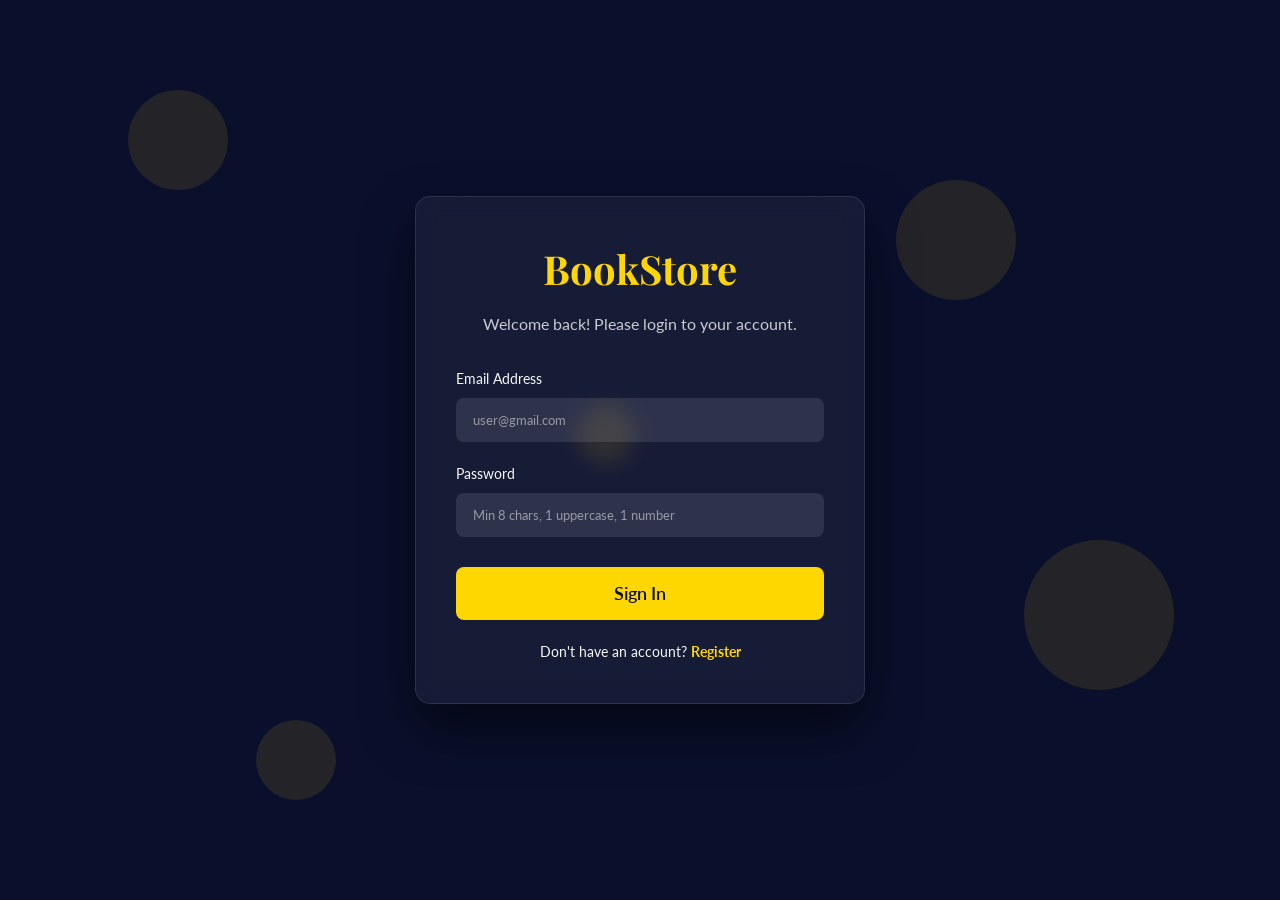
<file: index.html>
<!DOCTYPE html>
<html lang="en">
<head>
  <meta charset="UTF-8">
  <meta name="viewport" content="width=device-width, initial-scale=1.0">
  <title>Home - BookStore</title>
  <link rel="stylesheet" href="css/style.css">
  <link rel="stylesheet" href="css/animations.css">
  <link rel="stylesheet" href="https://cdnjs.cloudflare.com/ajax/libs/font-awesome/6.4.0/css/all.min.css">
  <style>
    /* Home Page Specific Styles */
    
    /* Hero Section */
    .hero {
      height: 90vh;
      display: flex;
      align-items: center;
      position: relative;
      background: linear-gradient(rgba(10, 15, 44, 0.8), rgba(10, 15, 44, 0.9)), 
                  url('https://images.unsplash.com/photo-1507842217343-583bb7270b66?ixlib=rb-1.2.1&auto=format&fit=crop&w=1920&q=80') center/cover fixed;
      color: var(--color-text-light);
      text-align: center;
      margin-top: -80px; /* Offset nav */
      padding-top: 80px;
    }
    .hero-content {
      max-width: 800px;
      margin: 0 auto;
      z-index: 2;
    }
    .hero h1 {
      font-size: 4rem;
      margin-bottom: 20px;
      color: var(--color-accent);
    }
    .hero p {
      font-size: 1.2rem;
      margin-bottom: 30px;
      opacity: 0.9;
    }

    /* Section Styles */
    section {
      padding: 80px 0;
    }
    .section-header {
      text-align: center;
      margin-bottom: 50px;
    }
    .section-header h2 {
      font-size: 2.5rem;
      position: relative;
      display: inline-block;
      padding-bottom: 10px;
    }
    .section-header h2::after {
      content: '';
      position: absolute;
      bottom: 0;
      left: 50%;
      transform: translateX(-50%);
      width: 60px;
      height: 3px;
      background-color: var(--color-accent);
    }

    /* Featured Horizontal Scroll */
    .horizontal-scroll-container {
      display: flex;
      overflow-x: auto;
      gap: 20px;
      padding: 20px 0;
      scrollbar-width: thin;
      scrollbar-color: var(--color-accent) var(--color-bg);
    }
    .horizontal-scroll-container::-webkit-scrollbar {
      height: 8px;
    }
    .horizontal-scroll-container::-webkit-scrollbar-thumb {
      background-color: var(--color-accent);
      border-radius: 4px;
    }
    
    /* Global Book Card Style (used everywhere) */
    .book-card {
      background: white;
      border-radius: var(--border-radius);
      padding: 15px;
      min-width: 220px;
      display: flex;
      flex-direction: column;
      border: 1px solid var(--color-border);
    }
    .book-img-wrapper {
      position: relative;
      height: 250px;
      margin-bottom: 15px;
      overflow: hidden;
      border-radius: 4px;
    }
    .book-img-wrapper img {
      width: 100%;
      height: 100%;
      object-fit: cover;
      transition: transform 0.5s ease;
    }
    .book-card:hover .book-img-wrapper img {
      transform: scale(1.05);
    }
    .book-genre {
      position: absolute;
      top: 10px;
      right: 10px;
      background: var(--color-accent);
      color: var(--color-primary);
      font-size: 0.7rem;
      padding: 3px 8px;
      border-radius: 12px;
      font-weight: bold;
      z-index: 2;
    }
    .book-info h3 {
      font-size: 1.1rem;
      margin-bottom: 5px;
      color: var(--color-primary);
    }
    .book-author {
      color: #666;
      font-size: 0.9rem;
      margin-bottom: 10px;
    }
    .book-bottom {
      margin-top: auto;
      display: flex;
      justify-content: space-between;
      align-items: center;
    }
    .book-price {
      font-weight: bold;
      color: var(--color-primary);
      font-size: 1.1rem;
    }
    .book-actions {
      display: flex;
      gap: 10px;
    }
    .book-actions button {
      background: none;
      border: none;
      cursor: pointer;
      font-size: 1.2rem;
      color: #ccc;
      transition: color 0.3s ease;
    }
    .book-actions button:hover {
      color: var(--color-accent);
    }
    .book-actions button.wishlist-active {
      color: #e63946;
    }

    /* Categories Flip Cards */
    .categories-grid {
      display: grid;
      grid-template-columns: repeat(auto-fill, minmax(200px, 1fr));
      gap: 30px;
    }
    .category-card {
      background-color: transparent;
      width: 100%;
      height: 200px;
      perspective: 1000px;
    }
    .category-inner {
      position: relative;
      width: 100%;
      height: 100%;
      text-align: center;
      transition: transform 0.6s;
      transform-style: preserve-3d;
      cursor: pointer;
    }
    .category-card:hover .category-inner {
      transform: rotateY(180deg);
    }
    .category-front, .category-back {
      position: absolute;
      width: 100%;
      height: 100%;
      -webkit-backface-visibility: hidden;
      backface-visibility: hidden;
      border-radius: var(--border-radius);
      display: flex;
      flex-direction: column;
      justify-content: center;
      align-items: center;
      box-shadow: var(--shadow-sm);
    }
    .category-front {
      background-color: white;
      color: var(--color-primary);
      border: 1px solid var(--color-border);
    }
    .category-front i {
      font-size: 3rem;
      margin-bottom: 15px;
      color: var(--color-accent);
    }
    .category-back {
      background-color: var(--color-primary);
      color: white;
      transform: rotateY(180deg);
    }

    /* New Arrivals Grid (same as generic book grid) */
    .book-grid {
      display: grid;
      grid-template-columns: repeat(auto-fill, minmax(220px, 1fr));
      gap: 30px;
    }

    /* Newsletter */
    .newsletter-section {
      background-color: var(--color-primary);
      color: white;
      text-align: center;
      padding: 80px 20px;
    }
    .newsletter-form {
      max-width: 500px;
      margin: 30px auto 0;
      display: flex;
      gap: 10px;
    }
    .newsletter-form input {
      flex: 1;
      padding: 12px 15px;
      border: none;
      border-radius: 4px;
      outline: none;
    }
    .newsletter-form button {
      border-radius: 4px;
    }
  </style>
</head>
<body class="page-transition">

  <!-- Navbar -->
  <nav class="navbar" id="navbar">
    <div class="container nav-container">
      <div class="logo">
        <i class="fas fa-book-open"></i> BookStore
      </div>
      <ul class="nav-links" id="nav-links">
        <li><a href="index.html" class="active">Home</a></li>
        <li><a href="books.html">Books</a></li>
        <li><a href="wishlist.html">Wishlist</a></li>
        <li><a href="about.html">About</a></li>
        <li><a href="contact.html">Contact</a></li>
      </ul>
      <div class="nav-icons">
        <div class="cart-icon-wrapper">
          <a href="cart.html"><i class="fas fa-shopping-cart"></i></a>
          <span class="cart-badge" id="cart-count">0</span>
        </div>
        <div class="user-menu" id="user-menu">
          <div class="user-avatar" id="avatar-initial">U</div>
          <span class="user-name" id="navbar-user-name">User Name</span>
          <div class="dropdown-menu">
            <button onclick="window.location.href='cart.html'"><i class="fas fa-shopping-bag"></i> My Orders</button>
            <button id="logout-btn"><i class="fas fa-sign-out-alt"></i> Logout</button>
          </div>
        </div>
        <button class="menu-toggle" id="menu-toggle"><i class="fas fa-bars"></i></button>
      </div>
    </div>
  </nav>

  <!-- Hero Section -->
  <header class="hero">
    <div class="container hero-content">
      <h1 class="typewriter-text">Discover Your Next Great Read</h1>
      <p class="reveal">Explore thousands of books across all genres and expand your horizons with our curated selections.</p>
      <a href="books.html" class="btn btn-accent btn-large ripple reveal">Browse Books</a>
    </div>
  </header>

  <!-- Main Content Wrapper -->
  <main>
    <!-- Featured Books -->
    <section class="container reveal">
      <div class="section-header">
        <h2>Featured Books</h2>
      </div>
      <div class="horizontal-scroll-container" id="featured-books">
        <!-- Will be populated by JS -->
      </div>
    </section>

    <!-- Categories -->
    <section class="container reveal" style="background-color: var(--color-bg);">
      <div class="section-header">
        <h2>Top Categories</h2>
      </div>
      <div class="categories-grid">
        <div class="category-card">
          <div class="category-inner">
            <div class="category-front">
              <i class="fas fa-magic"></i>
              <h3>Fantasy</h3>
            </div>
            <div class="category-back">
              <h3>Fantasy</h3>
              <p>Explore magical realms</p>
              <br>
              <a href="books.html" class="btn btn-outline" style="border-color: white; color: white;">View Books</a>
            </div>
          </div>
        </div>
        <div class="category-card">
          <div class="category-inner">
            <div class="category-front">
              <i class="fas fa-brain"></i>
              <h3>Self-Help</h3>
            </div>
            <div class="category-back">
              <h3>Self-Help</h3>
              <p>Improve your life</p>
              <br>
              <a href="books.html" class="btn btn-outline" style="border-color: white; color: white;">View Books</a>
            </div>
          </div>
        </div>
        <div class="category-card">
          <div class="category-inner">
            <div class="category-front">
              <i class="fas fa-rocket"></i>
              <h3>Sci-Fi</h3>
            </div>
            <div class="category-back">
              <h3>Sci-Fi</h3>
              <p>Journey to the future</p>
              <br>
              <a href="books.html" class="btn btn-outline" style="border-color: white; color: white;">View Books</a>
            </div>
          </div>
        </div>
        <div class="category-card">
          <div class="category-inner">
            <div class="category-front">
              <i class="fas fa-heart"></i>
              <h3>Romance</h3>
            </div>
            <div class="category-back">
              <h3>Romance</h3>
              <p>Fall in love with stories</p>
              <br>
              <a href="books.html" class="btn btn-outline" style="border-color: white; color: white;">View Books</a>
            </div>
          </div>
        </div>
      </div>
    </section>

    <!-- New Arrivals -->
    <section class="container reveal">
      <div class="section-header">
        <h2>New Arrivals</h2>
      </div>
      <div class="book-grid" id="new-arrivals">
        <!-- Will be populated by JS -->
      </div>
      <div style="text-align: center; margin-top: 40px;">
        <a href="books.html" class="btn btn-primary ripple">View All Books</a>
      </div>
    </section>

    <!-- Newsletter -->
    <section class="newsletter-section reveal">
      <div class="container">
        <h2>Subscribe to Our Newsletter</h2>
        <p>Get updates on new releases, special offers, and reading recommendations.</p>
        <form class="newsletter-form">
          <input type="email" placeholder="Enter your email address" required>
          <button type="submit" class="btn btn-accent ripple">Subscribe</button>
        </form>
      </div>
    </section>
  </main>

  <!-- Footer -->
  <footer>
    <div class="container">
      <div class="footer-grid">
        <div class="footer-col">
          <h3>BookStore</h3>
          <p>Your one-stop destination for all your reading needs. We provide quality books across multiple genres.</p>
          <div class="social-icons">
            <a href="#"><i class="fab fa-facebook-f"></i></a>
            <a href="#"><i class="fab fa-twitter"></i></a>
            <a href="#"><i class="fab fa-instagram"></i></a>
          </div>
        </div>
        <div class="footer-col">
          <h3>Quick Links</h3>
          <ul>
            <li><a href="index.html">Home</a></li>
            <li><a href="books.html">Catalog</a></li>
            <li><a href="about.html">About Us</a></li>
            <li><a href="contact.html">Contact</a></li>
          </ul>
        </div>
        <div class="footer-col">
          <h3>Customer Service</h3>
          <ul>
            <li><a href="#">My Account</a></li>
            <li><a href="#">Order History</a></li>
            <li><a href="#">Returns Policy</a></li>
            <li><a href="#">FAQ</a></li>
          </ul>
        </div>
        <div class="footer-col">
          <h3>Contact Us</h3>
          <ul>
            <li><i class="fas fa-map-marker-alt"></i> 123 Reading Lane, Book City, BC 12345</li>
            <li><i class="fas fa-phone"></i> +1 (555) 123-4567</li>
            <li><i class="fas fa-envelope"></i> support@bookstore.com</li>
          </ul>
        </div>
      </div>
      <div class="footer-bottom">
        <p>&copy; 2026 BookStore. All Rights Reserved.</p>
      </div>
    </div>
  </footer>

  <script src="js/auth.js"></script>
  <script src="js/books.js"></script>
  <script src="js/cart.js"></script>
  <script src="js/main.js"></script>
  <script>
    // Initialize Home Page specific logic
    document.addEventListener('DOMContentLoaded', () => {
      // Small timeout to ensure books.js loaded
      setTimeout(() => {
        if(typeof renderBookToGrid === 'function' && typeof booksDatabase !== 'undefined') {
          // Render Featured
          const featuredContainer = document.getElementById('featured-books');
          if (featuredContainer) {
            booksDatabase.slice(0, 5).forEach(book => {
              const html = renderBookToGrid(book);
              featuredContainer.innerHTML += html;
            });
          }
          
          // Render New Arrivals
          const arrivalsContainer = document.getElementById('new-arrivals');
          if (arrivalsContainer) {
            booksDatabase.slice(5, 9).forEach(book => {
              const html = renderBookToGrid(book);
              arrivalsContainer.innerHTML += html;
            });
          }
        }
      }, 100);
    });
  </script>
</body>
</html>
</file>
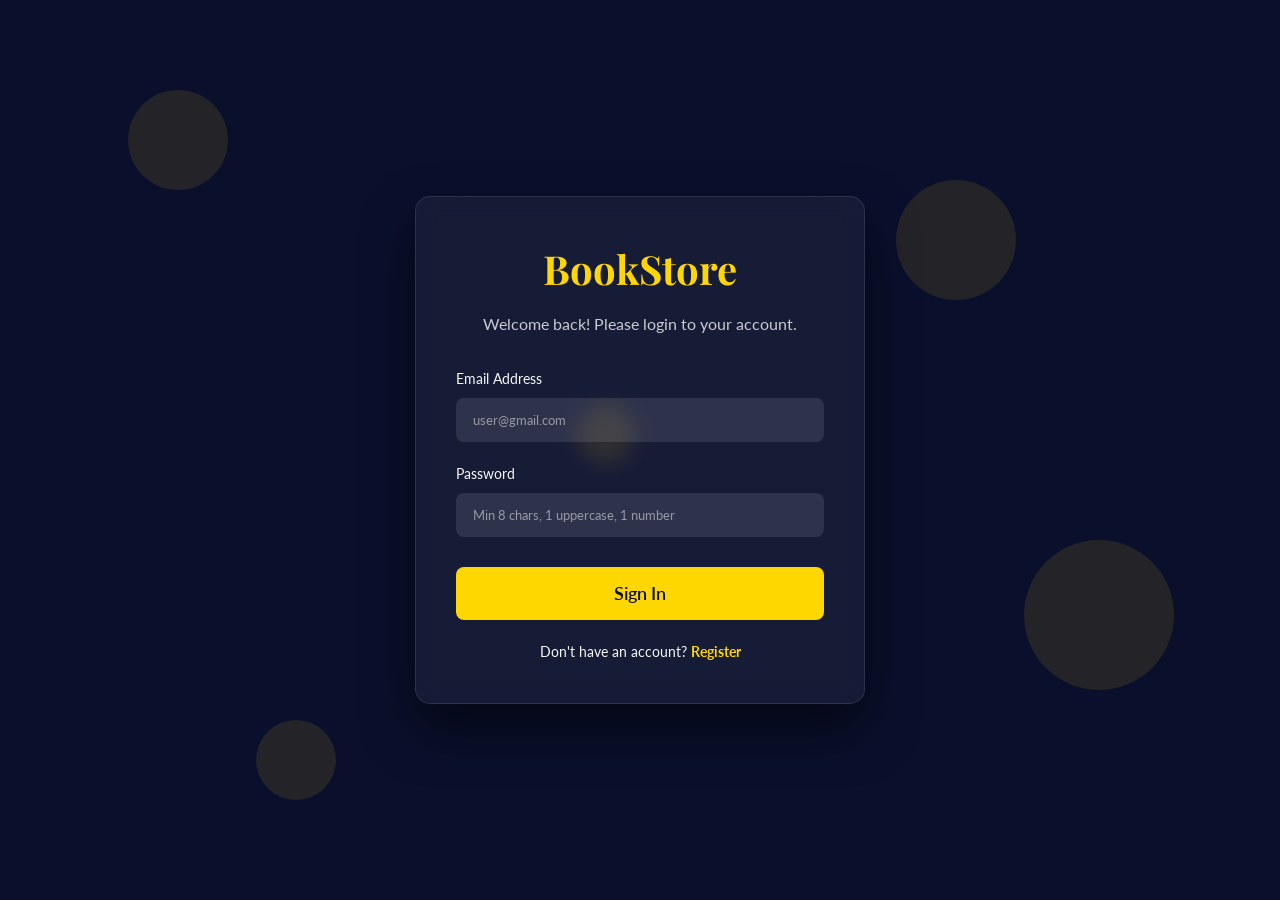
<file: about.html>
<!DOCTYPE html>
<html lang="en">
<head>
  <meta charset="UTF-8">
  <meta name="viewport" content="width=device-width, initial-scale=1.0">
  <title>About Us - BookStore</title>
  <link rel="stylesheet" href="css/style.css">
  <link rel="stylesheet" href="css/animations.css">
  <link rel="stylesheet" href="https://cdnjs.cloudflare.com/ajax/libs/font-awesome/6.4.0/css/all.min.css">
  <style>
    .about-hero {
      background: linear-gradient(rgba(10, 15, 44, 0.8), rgba(10, 15, 44, 0.8)),
                  url('https://images.unsplash.com/photo-1524995997946-a1c2e315a42f?auto=format&fit=crop&q=80&w=1920') center/cover;
      color: white;
      text-align: center;
      padding: 150px 20px 80px;
      margin-top: -80px;
    }

    .about-hero h1 {
      font-size: 3.5rem;
      color: var(--color-accent);
      margin-bottom: 20px;
    }

    .about-content {
      display: flex;
      gap: 50px;
      padding: 80px 0;
      align-items: center;
    }

    .about-text {
      flex: 1;
    }

    .about-text h2 {
      font-size: 2.5rem;
      margin-bottom: 20px;
      color: var(--color-primary);
    }

    .about-text p {
      font-size: 1.1rem;
      line-height: 1.8;
      margin-bottom: 20px;
      color: #555;
    }

    .about-image {
      flex: 1;
      position: relative;
    }

    .about-image img {
      width: 100%;
      border-radius: var(--border-radius);
      box-shadow: var(--shadow-lg);
    }

    .about-image::after {
      content: '';
      position: absolute;
      top: -20px;
      left: -20px;
      width: 100%;
      height: 100%;
      border: 3px solid var(--color-accent);
      border-radius: var(--border-radius);
      z-index: -1;
    }

    /* Stats Section */
    .stats-section {
      background-color: var(--color-primary);
      padding: 60px 0;
      color: white;
    }

    .stats-grid {
      display: grid;
      grid-template-columns: repeat(4, 1fr);
      text-align: center;
      gap: 30px;
    }

    .stat-item h3 {
      font-size: 3rem;
      color: var(--color-accent);
      margin-bottom: 10px;
    }

    .stat-item p {
      font-size: 1.1rem;
      text-transform: uppercase;
      letter-spacing: 1px;
    }

    @media (max-width: 768px) {
      .about-content {
        flex-direction: column;
      }
      .stats-grid {
        grid-template-columns: repeat(2, 1fr);
      }
    }
  </style>
</head>
<body class="page-transition">

  <!-- Navbar -->
  <nav class="navbar scrolled" id="navbar">
    <div class="container nav-container">
      <div class="logo">
        <i class="fas fa-book-open"></i> BookStore
      </div>
      <ul class="nav-links" id="nav-links">
        <li><a href="index.html">Home</a></li>
        <li><a href="books.html">Books</a></li>
        <li><a href="wishlist.html">Wishlist</a></li>
        <li><a href="about.html" class="active">About</a></li>
        <li><a href="contact.html">Contact</a></li>
      </ul>
      <div class="nav-icons">
        <div class="cart-icon-wrapper">
          <a href="cart.html"><i class="fas fa-shopping-cart"></i></a>
          <span class="cart-badge" id="cart-count">0</span>
        </div>
        <div class="user-menu" id="user-menu">
          <div class="user-avatar" id="avatar-initial">U</div>
          <span class="user-name" id="navbar-user-name">User Name</span>
        </div>
      </div>
    </div>
  </nav>

  <!-- Hero Section -->
  <div class="about-hero">
    <div class="container reveal">
      <h1>Our Story</h1>
      <p style="max-width:600px; margin:0 auto; font-size:1.2rem;">Building a haven for book lovers across the globe since 2010.</p>
    </div>
  </div>

  <main>
    <div class="container about-content reveal">
      <div class="about-text">
        <h2>A Journey Through Pages</h2>
        <p>BookStore was founded on a simple belief: reading transforms lives. What started as a small, independent shop in the heart of the city has grown into a vibrant online community of bibliophiles.</p>
        <p>We pride ourselves on offering a carefully curated selection of the finest literature spanning multiple genres. From ancient classics and philosophy to modern science fiction and thrillers, every book on our virtual shelves is chosen with care.</p>
        <p>Our mission is to connect readers with the perfect book, foster a love for continuous learning, and provide an unparalleled shopping experience.</p>
        <a href="books.html" class="btn btn-primary ripple" style="margin-top:20px;">Explore Our Catalog</a>
      </div>
      <div class="about-image">
        <img src="https://images.unsplash.com/photo-1481627834876-b7833e8f5570?auto=format&fit=crop&q=80&w=800" alt="About Us Bookshelf">
      </div>
    </div>

    <div class="stats-section reveal">
      <div class="container stats-grid">
        <div class="stat-item">
          <h3>10K+</h3>
          <p>Books Sold</p>
        </div>
        <div class="stat-item">
          <h3>500+</h3>
          <p>Authors</p>
        </div>
        <div class="stat-item">
          <h3>50+</h3>
          <p>Genres</p>
        </div>
        <div class="stat-item">
          <h3>5K+</h3>
          <p>Happy Readers</p>
        </div>
      </div>
    </div>
  </main>

  <!-- Footer -->
  <footer style="margin-top:0;">
    <div class="container footer-bottom" style="border:none;">
      <p>&copy; 2026 BookStore. All Rights Reserved.</p>
    </div>
  </footer>

  <script src="js/auth.js"></script>
  <script src="js/cart.js"></script>
  <script src="js/main.js"></script>
</body>
</html>
</file>
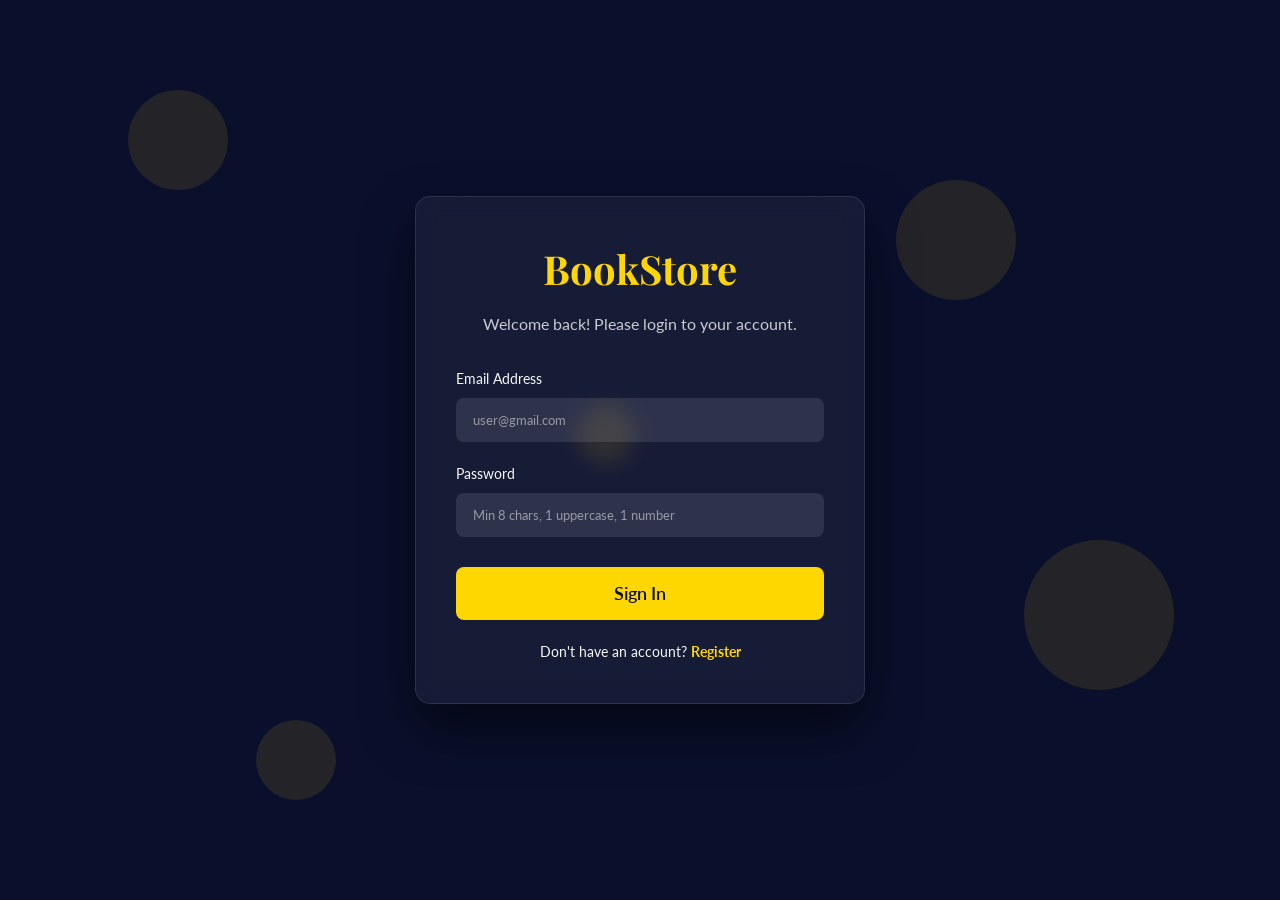
<file: book-detail.html>
<!DOCTYPE html>
<html lang="en">
<head>
  <meta charset="UTF-8">
  <meta name="viewport" content="width=device-width, initial-scale=1.0">
  <title>Book Detail - BookStore</title>
  <link rel="stylesheet" href="css/style.css">
  <link rel="stylesheet" href="css/animations.css">
  <link rel="stylesheet" href="https://cdnjs.cloudflare.com/ajax/libs/font-awesome/6.4.0/css/all.min.css">
  <style>
    .detail-container {
      display: flex;
      gap: 50px;
      margin-top: 40px;
      background: white;
      padding: 40px;
      border-radius: var(--border-radius);
      box-shadow: var(--shadow-sm);
    }
    .detail-image {
      flex: 0 0 350px;
    }
    .detail-image img {
      width: 100%;
      border-radius: var(--border-radius);
      box-shadow: var(--shadow-md);
    }
    .detail-info {
      flex: 1;
    }
    .detail-title {
      font-size: 2.5rem;
      color: var(--color-primary);
      margin-bottom: 10px;
    }
    .detail-author {
      font-size: 1.2rem;
      color: #666;
      margin-bottom: 20px;
    }
    .detail-badges {
      display: flex;
      gap: 10px;
      margin-bottom: 20px;
    }
    .badge {
      background: var(--color-bg);
      padding: 5px 15px;
      border-radius: 20px;
      font-size: 0.9rem;
      font-weight: bold;
      color: var(--color-primary);
      border: 1px solid var(--color-border);
    }
    .detail-price {
      font-size: 2rem;
      color: var(--color-accent);
      font-weight: bold;
      margin: 20px 0;
    }
    .detail-desc {
      line-height: 1.8;
      margin-bottom: 30px;
      color: #444;
    }
    .detail-actions {
      display: flex;
      gap: 20px;
    }
    .detail-actions .btn {
      flex: 1;
      display: flex;
      justify-content: center;
      align-items: center;
      gap: 10px;
      font-size: 1.1rem;
    }
    
    .related-books {
      margin-top: 60px;
    }

    @media (max-width: 768px) {
      .detail-container {
        flex-direction: column;
      }
      .detail-image {
        flex: none;
        max-width: 300px;
        margin: 0 auto;
      }
      .detail-actions {
        flex-direction: column;
      }
    }
  </style>
</head>
<body class="page-transition">

  <!-- Navbar -->
  <nav class="navbar" id="navbar">
    <div class="container nav-container">
      <div class="logo">
        <i class="fas fa-book-open"></i> BookStore
      </div>
      <ul class="nav-links" id="nav-links">
        <li><a href="index.html">Home</a></li>
        <li><a href="books.html" class="active">Books</a></li>
        <li><a href="wishlist.html">Wishlist</a></li>
        <li><a href="about.html">About</a></li>
        <li><a href="contact.html">Contact</a></li>
      </ul>
      <div class="nav-icons">
        <div class="cart-icon-wrapper">
          <a href="cart.html"><i class="fas fa-shopping-cart"></i></a>
          <span class="cart-badge" id="cart-count">0</span>
        </div>
        <div class="user-menu" id="user-menu">
          <div class="user-avatar" id="avatar-initial">U</div>
          <span class="user-name" id="navbar-user-name">User Name</span>
        </div>
      </div>
    </div>
  </nav>

  <main class="main-content container reveal">
    <a href="books.html" class="btn btn-outline" style="margin-bottom: 20px;"><i class="fas fa-arrow-left"></i> Back to Catalog</a>
    
    <div id="detail-wrapper">
      <!-- Injected by JS -->
      <div style="text-align:center; padding:50px;">Loading book details...</div>
    </div>

    <!-- Related Books -->
    <div class="related-books reveal">
      <div class="section-header">
        <h2>Related Books</h2>
      </div>
      <div class="horizontal-scroll-container" id="related-container">
        <!-- Rendered by JS -->
      </div>
    </div>
  </main>

  <footer>
    <div class="container">
      <div class="footer-bottom">
        <p>&copy; 2026 BookStore. All Rights Reserved.</p>
      </div>
    </div>
  </footer>

  <script src="js/auth.js"></script>
  <script src="js/books.js"></script>
  <script src="js/cart.js"></script>
  <script src="js/main.js"></script>
  <script>
    document.addEventListener('DOMContentLoaded', () => {
      // Parse URL param
      const urlParams = new URLSearchParams(window.location.search);
      const bookId = parseInt(urlParams.get('id'));
      
      if (!bookId || typeof booksDatabase === 'undefined') {
        document.getElementById('detail-wrapper').innerHTML = `<h3>Book not found.</h3>`;
        return;
      }

      const book = booksDatabase.find(b => b.id === bookId);
      if (!book) {
        document.getElementById('detail-wrapper').innerHTML = `<h3>Book not found.</h3>`;
        return;
      }

      renderBookDetail(book);
      renderRelatedBooks(book);
    });

    function renderBookDetail(book) {
      const coverUrl = `https://covers.openlibrary.org/b/isbn/${book.isbn}-L.jpg`;
      
      let starsHtml = '';
      for(let i=1; i<=5; i++) {
        starsHtml += i <= book.rating 
          ? '<i class="fas fa-star" style="color:#FFD700;"></i>' 
          : '<i class="far fa-star" style="color:#ccc;"></i>';
      }

      // We'll generate a dummy description
      const desc = `Dive into the mesmerizing world of <strong>${book.title}</strong> by ${book.author}. 
                    This acclaimed ${book.genre} masterpiece has captivated millions of readers worldwide. 
                    Whether you are an avid reader or just starting your journey, this book promises an unforgettable experience filled with emotion, depth, and brilliance.`;

      // Check wishlist state 
      let wishlistClass = '';
      let wishlistText = 'Add to Wishlist';
      try {
        const list = JSON.parse(localStorage.getItem('bookstore_wishlist')) || [];
        if (list.find(item => item.id === book.id)) {
          wishlistClass = 'wishlist-active';
          wishlistText = 'Added to Wishlist';
        }
      } catch(e) {}

      document.getElementById('detail-wrapper').innerHTML = `
        <div class="detail-container">
          <div class="detail-image skeleton-box">
             <img src="${coverUrl}" alt="${book.title}" onload="this.parentElement.classList.remove('skeleton-box')" onerror="this.src='https://via.placeholder.com/400x600?text=No+Cover'">
          </div>
          <div class="detail-info">
            <h1 class="detail-title">${book.title}</h1>
            <p class="detail-author">By ${book.author}</p>
            
            <div class="detail-badges">
              <span class="badge">${book.genre}</span>
              <span class="badge" style="background:transparent; border:none; padding:0;">${starsHtml}</span>
            </div>
            
            <div class="detail-price">₹${book.price}</div>
            
            <div class="detail-desc">${desc}</div>
            
            <div class="detail-actions">
              <button class="btn btn-primary ripple" onclick="addToCart(${book.id})">
                <i class="fas fa-cart-plus"></i> Add to Cart
              </button>
              <button class="btn btn-outline ripple ${wishlistClass}" onclick="toggleWishlist(${book.id}, this); if(this.classList.contains('wishlist-active')){this.querySelector('span').innerText='Added to Wishlist'}else{this.querySelector('span').innerText='Add to Wishlist'}">
                <i class="fas fa-heart"></i> <span>${wishlistText}</span>
              </button>
              <a href="https://openlibrary.org/isbn/${book.isbn}" target="_blank" class="btn btn-accent ripple" style="text-decoration:none;">
                <i class="fas fa-book-reader"></i> Study Online
              </a>
            </div>
          </div>
        </div>
      `;
    }

    function renderRelatedBooks(book) {
      const relatedContainer = document.getElementById('related-container');
      const related = booksDatabase.filter(b => b.genre === book.genre && b.id !== book.id).slice(0, 4);
      
      if (related.length === 0) {
        document.querySelector('.related-books').style.display = 'none';
        return;
      }
      
      related.forEach(b => {
        relatedContainer.innerHTML += renderBookToGrid(b);
      });
    }
  </script>
</body>
</html>
</file>
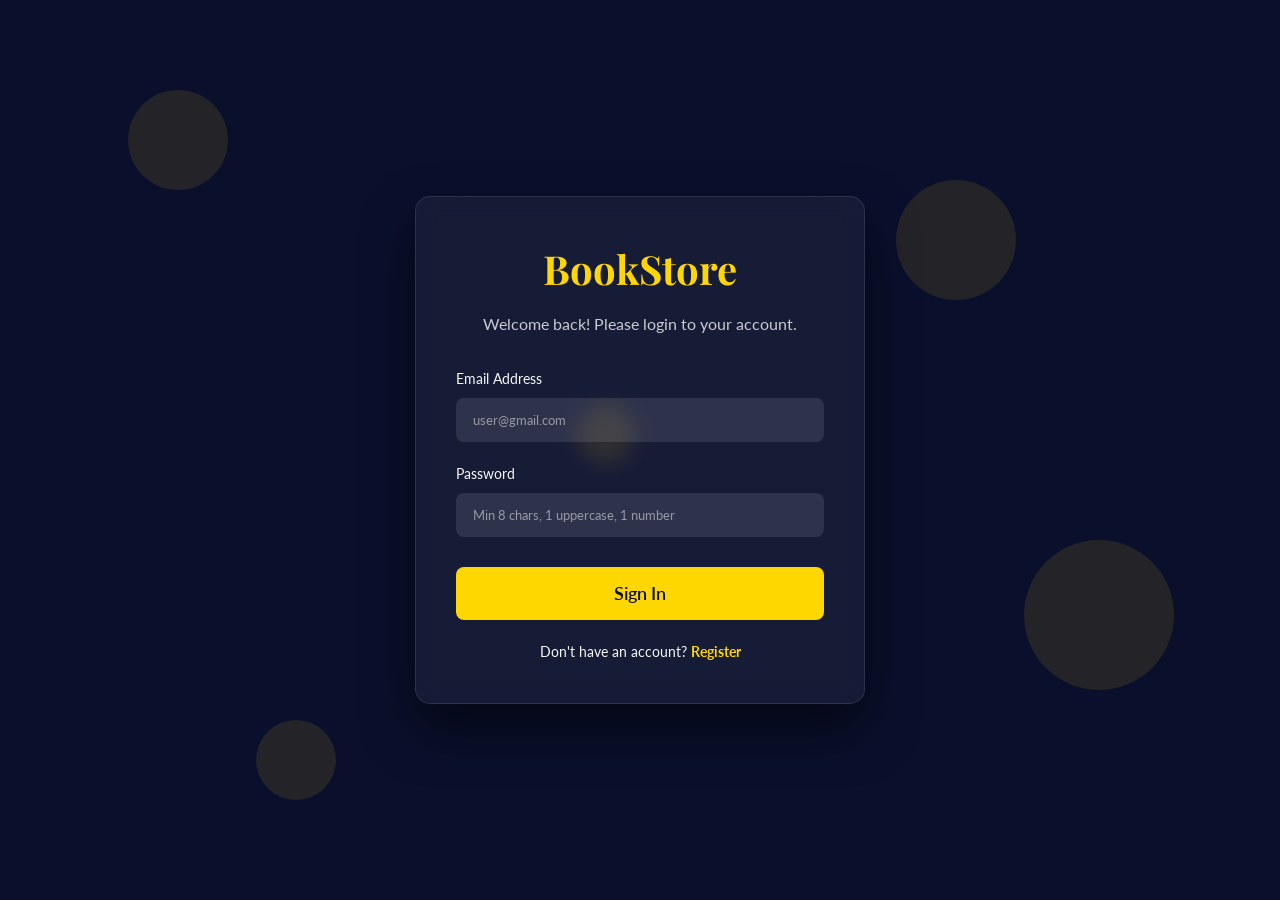
<file: books.html>
<!DOCTYPE html>
<html lang="en">
<head>
  <meta charset="UTF-8">
  <meta name="viewport" content="width=device-width, initial-scale=1.0">
  <title>Catalog - BookStore</title>
  <link rel="stylesheet" href="css/style.css">
  <link rel="stylesheet" href="css/animations.css">
  <link rel="stylesheet" href="https://cdnjs.cloudflare.com/ajax/libs/font-awesome/6.4.0/css/all.min.css">
  <style>
    /* Catalog specific styles */
    .catalog-header {
      background-color: var(--color-primary);
      color: white;
      padding: 40px 0;
      text-align: center;
      margin-top: -80px;
      padding-top: 120px;
    }
    
    .catalog-container {
      display: flex;
      gap: 30px;
      margin-top: 40px;
    }

    /* Sidebar Filters */
    .sidebar {
      flex: 0 0 250px;
      padding: 20px;
      background: white;
      border-radius: var(--border-radius);
      box-shadow: var(--shadow-sm);
      height: fit-content;
      position: sticky;
      top: 100px;
    }

    .filter-group {
      margin-bottom: 25px;
    }

    .filter-group h4 {
      margin-bottom: 15px;
      padding-bottom: 5px;
      border-bottom: 1px solid var(--color-border);
      color: var(--color-primary);
    }

    .filter-item {
      display: flex;
      align-items: center;
      margin-bottom: 10px;
      cursor: pointer;
    }

    .filter-item input {
      margin-right: 10px;
      cursor: pointer;
    }

    .price-slider-container {
      display: flex;
      flex-direction: column;
    }

    .price-value {
      display: flex;
      justify-content: space-between;
      margin-top: 10px;
      font-size: 0.9rem;
      color: #666;
    }
    
    /* Main Content Area */
    .main-catalog {
      flex: 1;
    }

    .catalog-controls {
      display: flex;
      justify-content: space-between;
      align-items: center;
      margin-bottom: 30px;
      background: white;
      padding: 15px 20px;
      border-radius: var(--border-radius);
      box-shadow: var(--shadow-sm);
    }

    .search-bar {
      display: flex;
      align-items: center;
      background: var(--color-bg);
      border-radius: 20px;
      padding: 5px 15px;
      width: 300px;
      border: 1px solid var(--color-border);
    }

    .search-bar input {
      border: none;
      background: transparent;
      padding: 8px;
      width: 100%;
      outline: none;
    }

    .sort-control select {
      padding: 8px 15px;
      border-radius: 4px;
      border: 1px solid var(--color-border);
      outline: none;
      cursor: pointer;
      font-family: inherit;
    }

    .book-grid {
      display: grid;
      grid-template-columns: repeat(auto-fill, minmax(220px, 1fr));
      gap: 25px;
    }

    #no-results {
      grid-column: 1 / -1;
      text-align: center;
      padding: 50px;
      background: white;
      border-radius: var(--border-radius);
      display: none;
    }

    @media (max-width: 768px) {
      .catalog-container {
        flex-direction: column;
      }
      .sidebar {
        flex: none;
        position: static;
      }
      .catalog-controls {
        flex-direction: column;
        gap: 15px;
      }
      .search-bar {
        width: 100%;
      }
    }
  </style>
</head>
<body class="page-transition">

  <!-- Navbar -->
  <nav class="navbar" id="navbar">
    <div class="container nav-container">
      <div class="logo">
        <i class="fas fa-book-open"></i> BookStore
      </div>
      <ul class="nav-links" id="nav-links">
        <li><a href="index.html">Home</a></li>
        <li><a href="books.html" class="active">Books</a></li>
        <li><a href="wishlist.html">Wishlist</a></li>
        <li><a href="about.html">About</a></li>
        <li><a href="contact.html">Contact</a></li>
      </ul>
      <div class="nav-icons">
        <div class="cart-icon-wrapper">
          <a href="cart.html"><i class="fas fa-shopping-cart"></i></a>
          <span class="cart-badge" id="cart-count">0</span>
        </div>
        <div class="user-menu" id="user-menu">
          <div class="user-avatar" id="avatar-initial">U</div>
          <span class="user-name" id="navbar-user-name">User Name</span>
          <div class="dropdown-menu">
            <button onclick="window.location.href='cart.html'"><i class="fas fa-shopping-bag"></i> My Orders</button>
            <button id="logout-btn"><i class="fas fa-sign-out-alt"></i> Logout</button>
          </div>
        </div>
        <button class="menu-toggle" id="menu-toggle"><i class="fas fa-bars"></i></button>
      </div>
    </div>
  </nav>

  <!-- Header -->
  <header class="catalog-header">
    <div class="container reveal">
      <h1>Our Complete Collection</h1>
      <p>Filter by genre, price, or rating to find your perfect book.</p>
    </div>
  </header>

  <!-- Main Content -->
  <div class="main-content container catalog-container">
    
    <!-- Sidebar Filters -->
    <aside class="sidebar reveal">
      <div class="filter-group">
        <h4>Genre</h4>
        <div id="genre-filters">
          <!-- Populated by JS -->
        </div>
      </div>

      <div class="filter-group">
        <h4>Price Range</h4>
        <div class="price-slider-container">
          <input type="range" id="price-slider" min="0" max="1000" value="1000" step="50">
          <div class="price-value">
            <span>₹0</span>
            <span id="price-display">₹1000</span>
          </div>
        </div>
      </div>

      <div class="filter-group">
        <h4>Rating</h4>
        <div class="rating-filters">
          <label class="filter-item"><input type="radio" name="rating-filter" value="0" checked> All Ratings</label>
          <label class="filter-item"><input type="radio" name="rating-filter" value="4"> 4+ Stars</label>
          <label class="filter-item"><input type="radio" name="rating-filter" value="5"> 5 Stars</label>
        </div>
      </div>
      
      <button class="btn btn-outline" style="width: 100%;" onclick="resetFilters()">Reset Filters</button>
    </aside>

    <!-- Catalog Main -->
    <main class="main-catalog reveal">
      
      <div class="catalog-controls">
        <div class="search-bar">
          <i class="fas fa-search" style="color:#999"></i>
          <input type="text" id="catalog-search" placeholder="Search by title or author...">
        </div>
        
        <div class="sort-control">
          <label for="catalog-sort">Sort by: </label>
          <select id="catalog-sort">
            <option value="default">Default</option>
            <option value="price-low">Price: Low to High</option>
            <option value="price-high">Price: High to Low</option>
            <option value="rating">Highest Rated</option>
          </select>
        </div>
      </div>

      <div class="book-grid" id="catalog-grid">
        <!-- Rendered by JS -->
      </div>
      <div id="no-results">
        <h3><i class="fas fa-frown" style="color:var(--color-accent); font-size: 2rem; margin-bottom:10px;"></i><br>No books found</h3>
        <p>Try adjusting your search or filters.</p>
      </div>
    </main>

  </div>

  <!-- Footer -->
  <footer>
    <div class="container">
      <div class="footer-grid">
        <div class="footer-col">
          <h3>BookStore</h3>
          <p>Your one-stop destination for all your reading needs. We provide quality books across multiple genres.</p>
        </div>
        <div class="footer-col">
          <h3>Quick Links</h3>
          <ul>
            <li><a href="index.html">Home</a></li>
            <li><a href="books.html">Catalog</a></li>
            <li><a href="about.html">About Us</a></li>
            <li><a href="contact.html">Contact</a></li>
          </ul>
        </div>
        <div class="footer-col">
          <h3>Contact Us</h3>
          <ul>
            <li><i class="fas fa-map-marker-alt"></i> 123 Reading Lane, City</li>
            <li><i class="fas fa-envelope"></i> support@bookstore.com</li>
          </ul>
        </div>
      </div>
      <div class="footer-bottom">
        <p>&copy; 2026 BookStore. All Rights Reserved.</p>
      </div>
    </div>
  </footer>

  <script src="js/auth.js"></script>
  <script src="js/books.js"></script>
  <script src="js/cart.js"></script>
  <script src="js/main.js"></script>
  <script>
    document.addEventListener('DOMContentLoaded', () => {
      if(typeof booksDatabase !== 'undefined') {
        initCatalog();
      }
    });

    let currentBooks = [];
    
    // Filters state
    let filters = {
      search: '',
      genres: [],
      maxPrice: 1000,
      minRating: 0,
      sort: 'default'
    };

    function initCatalog() {
      currentBooks = [...booksDatabase];
      
      // Extract unique genres
      const genres = [...new Set(booksDatabase.map(b => b.genre))].sort();
      const genreContainer = document.getElementById('genre-filters');
      
      genres.forEach(g => {
        genreContainer.innerHTML += `
          <label class="filter-item">
            <input type="checkbox" value="${g}" class="genre-checkbox"> ${g}
          </label>
        `;
      });

      // Bind Search
      document.getElementById('catalog-search').addEventListener('input', (e) => {
        filters.search = e.target.value.toLowerCase();
        applyFilters();
      });

      // Bind Genres
      document.querySelectorAll('.genre-checkbox').forEach(cb => {
        cb.addEventListener('change', () => {
          filters.genres = Array.from(document.querySelectorAll('.genre-checkbox:checked')).map(c => c.value);
          applyFilters();
        });
      });

      // Bind Price
      const priceSlider = document.getElementById('price-slider');
      const priceDisplay = document.getElementById('price-display');
      priceSlider.addEventListener('input', (e) => {
        priceDisplay.textContent = '₹' + e.target.value;
        filters.maxPrice = parseInt(e.target.value);
        applyFilters();
      });

      // Bind Rating
      document.querySelectorAll('input[name="rating-filter"]').forEach(radio => {
        radio.addEventListener('change', (e) => {
          filters.minRating = parseInt(e.target.value);
          applyFilters();
        });
      });

      // Bind Sort
      document.getElementById('catalog-sort').addEventListener('change', (e) => {
        filters.sort = e.target.value;
        applyFilters();
      });

      renderCatalog();
    }

    function applyFilters() {
      // Filter base array
      let result = booksDatabase.filter(book => {
        const matchSearch = book.title.toLowerCase().includes(filters.search) || 
                            book.author.toLowerCase().includes(filters.search);
        const matchGenre = filters.genres.length === 0 || filters.genres.includes(book.genre);
        const matchPrice = book.price <= filters.maxPrice;
        const matchRating = book.rating >= filters.minRating;
        
        return matchSearch && matchGenre && matchPrice && matchRating;
      });

      // Sort array
      switch(filters.sort) {
        case 'price-low':
          result.sort((a,b) => a.price - b.price);
          break;
        case 'price-high':
          result.sort((a,b) => b.price - a.price);
          break;
        case 'rating':
          result.sort((a,b) => b.rating - a.rating);
          break;
        default:
          result.sort((a,b) => a.id - b.id);
          break;
      }

      currentBooks = result;
      renderCatalog();
    }

    function renderCatalog() {
      const grid = document.getElementById('catalog-grid');
      const noResults = document.getElementById('no-results');
      
      grid.innerHTML = '';
      
      if(currentBooks.length === 0) {
        noResults.style.display = 'block';
      } else {
        noResults.style.display = 'none';
        currentBooks.forEach(book => {
          grid.innerHTML += renderBookToGrid(book);
        });
      }
    }

    function resetFilters() {
      document.getElementById('catalog-search').value = '';
      document.getElementById('price-slider').value = 1000;
      document.getElementById('price-display').textContent = '₹1000';
      document.getElementById('catalog-sort').value = 'default';
      
      document.querySelectorAll('.genre-checkbox').forEach(cb => cb.checked = false);
      document.querySelector('input[name="rating-filter"][value="0"]').checked = true;

      filters = {
        search: '',
        genres: [],
        maxPrice: 1000,
        minRating: 0,
        sort: 'default'
      };
      
      applyFilters();
    }
  </script>
</body>
</html>
</file>
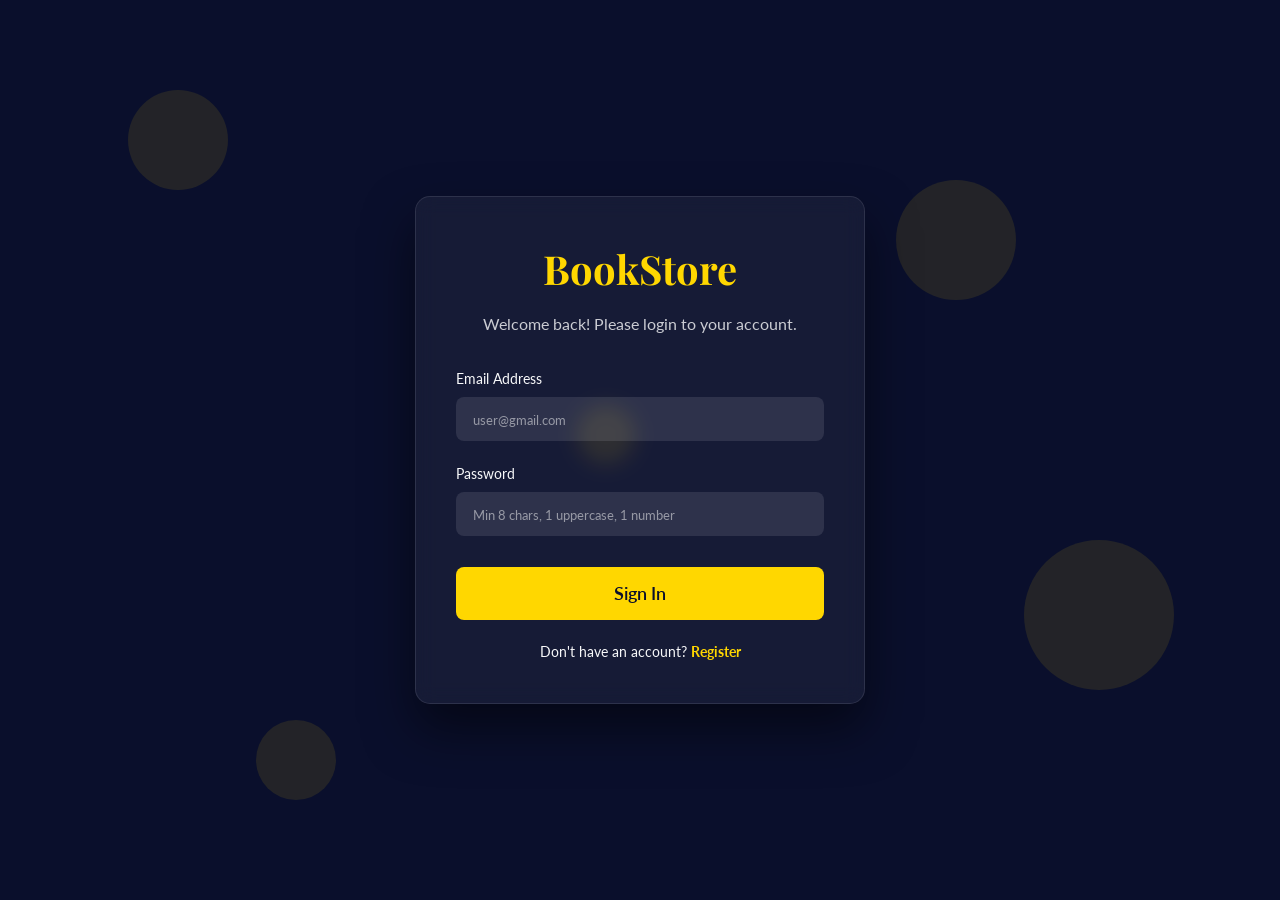
<file: cart.html>
<!DOCTYPE html>
<html lang="en">
<head>
  <meta charset="UTF-8">
  <meta name="viewport" content="width=device-width, initial-scale=1.0">
  <title>Shopping Cart - BookStore</title>
  <link rel="stylesheet" href="css/style.css">
  <link rel="stylesheet" href="css/animations.css">
  <link rel="stylesheet" href="https://cdnjs.cloudflare.com/ajax/libs/font-awesome/6.4.0/css/all.min.css">
  <style>
    .cart-page-container {
      display: flex;
      gap: 40px;
      margin-top: 40px;
    }
    
    .cart-items-section {
      flex: 1;
    }
    
    .cart-summary-section {
      flex: 0 0 350px;
    }

    .cart-item {
      display: flex;
      align-items: center;
      background: white;
      padding: 20px;
      border-radius: var(--border-radius);
      box-shadow: var(--shadow-sm);
      margin-bottom: 20px;
      position: relative;
    }

    .cart-item img {
      width: 80px;
      height: 120px;
      object-fit: cover;
      border-radius: 4px;
      margin-right: 20px;
    }

    .cart-item-details {
      flex: 1;
    }

    .cart-item-details h4 {
      color: var(--color-primary);
      margin-bottom: 5px;
    }

    .cart-item-details p {
      color: #666;
      font-size: 0.9rem;
      margin-bottom: 10px;
    }

    .cart-item-price {
      font-weight: bold;
      color: var(--color-accent);
    }

    .cart-item-qty {
      display: flex;
      align-items: center;
      gap: 10px;
      margin: 0 20px;
      background: var(--color-bg);
      border-radius: 20px;
      padding: 5px 10px;
    }

    .cart-item-qty button {
      background: none;
      border: none;
      font-size: 1.2rem;
      cursor: pointer;
      color: var(--color-primary);
      width: 25px;
      height: 25px;
      display: flex;
      align-items: center;
      justify-content: center;
      border-radius: 50%;
    }

    .cart-item-qty button:hover {
      background: #e0e0e0;
    }

    .cart-item-total {
      font-weight: bold;
      font-size: 1.2rem;
      color: var(--color-primary);
      min-width: 80px;
      text-align: right;
    }

    .cart-item-remove {
      position: absolute;
      top: 20px;
      right: 20px;
      background: none;
      border: none;
      color: #ccc;
      cursor: pointer;
      font-size: 1.2rem;
      transition: color 0.3s ease;
    }

    .cart-item-remove:hover {
      color: #e63946;
    }

    .summary-card {
      background: white;
      padding: 30px;
      border-radius: var(--border-radius);
      box-shadow: var(--shadow-sm);
      position: sticky;
      top: 100px;
    }

    .summary-card h3 {
      border-bottom: 1px solid var(--color-border);
      padding-bottom: 15px;
      margin-bottom: 20px;
    }

    .summary-row {
      display: flex;
      justify-content: space-between;
      margin-bottom: 15px;
      font-size: 1.1rem;
    }

    .summary-row.total {
      border-top: 1px solid var(--color-border);
      padding-top: 15px;
      font-size: 1.3rem;
      font-weight: bold;
      color: var(--color-primary);
    }

    .checkout-btn {
      width: 100%;
      margin-top: 20px;
      padding: 15px;
      font-size: 1.1rem;
    }

    .empty-cart-illustration {
      text-align: center;
      padding: 80px 20px;
      background: white;
      border-radius: var(--border-radius);
      box-shadow: var(--shadow-sm);
    }

    .empty-cart-illustration i {
      font-size: 5rem;
      color: #ddd;
      margin-bottom: 20px;
    }

    @media (max-width: 768px) {
      .cart-page-container {
        flex-direction: column;
      }
      .cart-item {
        flex-direction: column;
        text-align: center;
      }
      .cart-item img {
        margin: 0 0 15px 0;
      }
      .cart-item-qty {
        margin: 15px 0;
      }
      .cart-item-remove {
        top: 10px;
        right: 10px;
      }
    }
  </style>
</head>
<body class="page-transition">

  <nav class="navbar scrolled" id="navbar">
    <div class="container nav-container">
      <div class="logo">
        <i class="fas fa-book-open"></i> BookStore
      </div>
      <ul class="nav-links" id="nav-links">
        <li><a href="index.html">Home</a></li>
        <li><a href="books.html">Books</a></li>
        <li><a href="wishlist.html">Wishlist</a></li>
        <li><a href="about.html">About</a></li>
        <li><a href="contact.html">Contact</a></li>
      </ul>
      <div class="nav-icons">
        <div class="cart-icon-wrapper">
          <a href="cart.html" class="active"><i class="fas fa-shopping-cart" style="color:var(--color-accent)"></i></a>
          <span class="cart-badge" id="cart-count">0</span>
        </div>
        <div class="user-menu" id="user-menu">
          <div class="user-avatar" id="avatar-initial">U</div>
          <span class="user-name" id="navbar-user-name">User Name</span>
        </div>
      </div>
    </div>
  </nav>

  <main class="main-content container reveal">
    <h1 style="margin-bottom: 30px; border-bottom: 2px solid var(--color-accent); padding-bottom:10px; display:inline-block;">Shopping Cart</h1>
    
    <div class="cart-page-container">
      
      <!-- Cart Items list -->
      <div class="cart-items-section">
        <div id="cart-items-container">
           <!-- Populated by cart.js -->
        </div>

        <div id="cart-empty" class="empty-cart-illustration" style="display:none;">
          <i class="fas fa-shopping-basket"></i>
          <h2>Your cart is empty</h2>
          <p style="margin:15px 0; color:#666;">Looks like you haven't added any books to your cart yet.</p>
          <a href="books.html" class="btn btn-primary ripple">Continue Shopping</a>
        </div>
      </div>
      
      <!-- Summary Section -->
      <div class="cart-summary-section" id="cart-summary" style="display:none;">
        <div class="summary-card">
          <h3>Order Summary</h3>
          <div class="summary-row">
            <span>Subtotal</span>
            <span id="summary-subtotal">₹0</span>
          </div>
          <div class="summary-row">
            <span>Discount (10% over ₹1000)</span>
            <span id="summary-discount" style="color:#28a745;">₹0</span>
          </div>
          <div class="summary-row total">
            <span>Total</span>
            <span id="summary-total">₹0</span>
          </div>
          <button class="btn btn-accent checkout-btn ripple" id="checkout-btn">
            Proceed to Checkout
          </button>
        </div>
      </div>

    </div>
  </main>

  <footer>
    <div class="container footer-bottom">
      <p>&copy; 2026 BookStore. All Rights Reserved.</p>
    </div>
  </footer>

  <script src="js/auth.js"></script>
  <script src="js/cart.js"></script>
  <script src="js/main.js"></script>
  <script>
    document.addEventListener('DOMContentLoaded', () => {
      // Small timeout to ensure cart.js logic is fully ready
      setTimeout(() => {
        if(typeof renderCartPage === 'function'){
          renderCartPage();
        }
      }, 50);

      const checkoutBtn = document.getElementById('checkout-btn');
      if (checkoutBtn) {
        checkoutBtn.addEventListener('click', function() {
          const originalText = this.innerHTML;
          this.innerHTML = `Processing... <div class="spinner"></div>`;
          this.disabled = true;

          setTimeout(() => {
            alert('Checkout successful! Thank you for your purchase.');
            localStorage.removeItem('bookstore_cart'); // clear cart
            window.location.href = 'index.html';
          }, 2000);
        });
      }
    });
  </script>
</body>
</html>
</file>
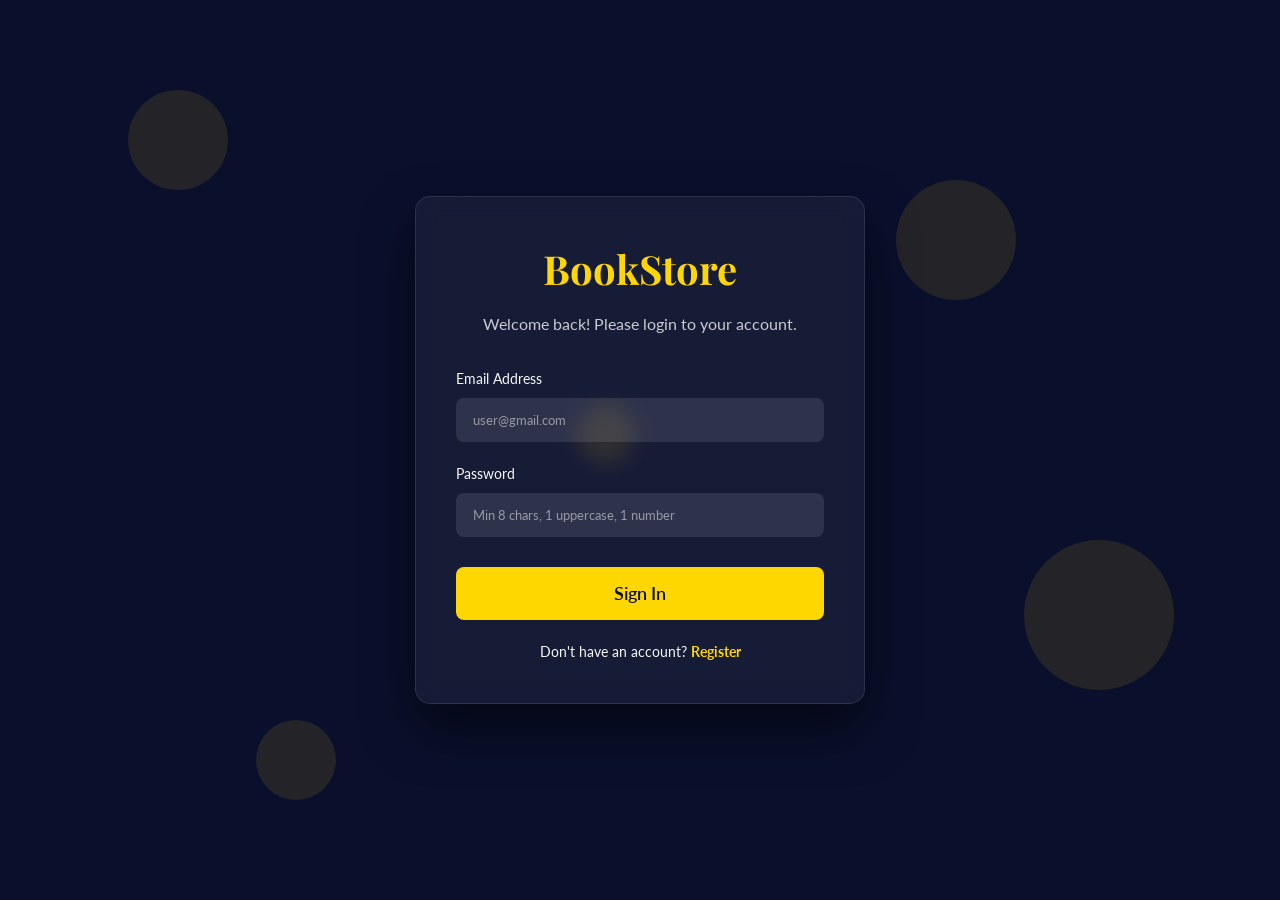
<file: contact.html>
<!DOCTYPE html>
<html lang="en">
<head>
  <meta charset="UTF-8">
  <meta name="viewport" content="width=device-width, initial-scale=1.0">
  <title>Contact Us - BookStore</title>
  <link rel="stylesheet" href="css/style.css">
  <link rel="stylesheet" href="css/animations.css">
  <link rel="stylesheet" href="https://cdnjs.cloudflare.com/ajax/libs/font-awesome/6.4.0/css/all.min.css">
  <style>
    .contact-container {
      display: flex;
      gap: 50px;
      padding: 60px 0;
    }

    .contact-info-section {
      flex: 1;
      background: var(--color-primary);
      color: white;
      padding: 40px;
      border-radius: var(--border-radius);
      box-shadow: var(--shadow-sm);
    }

    .contact-info-section h2 {
      color: var(--color-accent);
      margin-bottom: 20px;
      font-size: 2rem;
    }

    .info-item {
      display: flex;
      align-items: flex-start;
      gap: 20px;
      margin-bottom: 30px;
    }

    .info-item i {
      font-size: 1.5rem;
      color: var(--color-accent);
      margin-top: 5px;
    }

    .info-item h4 {
      color: white;
      margin-bottom: 5px;
    }

    .info-item p {
      color: rgba(255, 255, 255, 0.8);
      line-height: 1.6;
    }

    .contact-form-section {
      flex: 1.5;
      background: white;
      padding: 40px;
      border-radius: var(--border-radius);
      box-shadow: var(--shadow-sm);
    }

    .contact-form-section h2 {
      font-size: 2rem;
      margin-bottom: 30px;
    }

    .form-group {
      margin-bottom: 20px;
    }

    .form-group label {
      display: block;
      margin-bottom: 8px;
      font-weight: bold;
      color: #333;
    }

    .form-group input, 
    .form-group textarea {
      width: 100%;
      padding: 12px 15px;
      border: 1px solid var(--color-border);
      border-radius: 4px;
      font-family: inherit;
      outline: none;
      transition: border-color var(--transition-normal);
    }

    .form-group input:focus, 
    .form-group textarea:focus {
      border-color: var(--color-primary);
    }

    .form-group.error input,
    .form-group.error textarea {
      border-color: #dc3545;
    }

    .error-msg {
      color: #dc3545;
      font-size: 0.8rem;
      margin-top: 5px;
      display: none;
    }

    .form-group.error .error-msg {
      display: block;
    }

    .map-container {
      margin-top: 40px;
      width: 100%;
      height: 400px;
      border-radius: var(--border-radius);
      overflow: hidden;
      box-shadow: var(--shadow-sm);
    }

    .map-container iframe {
      width: 100%;
      height: 100%;
      border: none;
    }

    @media (max-width: 768px) {
      .contact-container {
        flex-direction: column;
      }
    }
  </style>
</head>
<body class="page-transition">

  <nav class="navbar scrolled" id="navbar">
    <div class="container nav-container">
      <div class="logo">
        <i class="fas fa-book-open"></i> BookStore
      </div>
      <ul class="nav-links" id="nav-links">
        <li><a href="index.html">Home</a></li>
        <li><a href="books.html">Books</a></li>
        <li><a href="wishlist.html">Wishlist</a></li>
        <li><a href="about.html">About</a></li>
        <li><a href="contact.html" class="active">Contact</a></li>
      </ul>
      <div class="nav-icons">
        <div class="cart-icon-wrapper">
          <a href="cart.html"><i class="fas fa-shopping-cart"></i></a>
          <span class="cart-badge" id="cart-count">0</span>
        </div>
        <div class="user-menu" id="user-menu">
          <div class="user-avatar" id="avatar-initial">U</div>
          <span class="user-name" id="navbar-user-name">User Name</span>
        </div>
      </div>
    </div>
  </nav>

  <main class="main-content container reveal">
    <h1 style="text-align:center; padding-bottom:10px; margin-bottom: 20px;">Get in Touch</h1>
    <p style="text-align:center; color:#666; max-width: 600px; margin: 0 auto;">Have a question about a book, an order, or just want to say hi? We'd love to hear from you.</p>
    
    <div class="contact-container">
      
      <!-- Contact Info -->
      <div class="contact-info-section">
        <h2>Contact Information</h2>
        
        <div class="info-item">
          <i class="fas fa-map-marker-alt"></i>
          <div>
            <h4>Our Address</h4>
            <p>123 Reading Lane, Knowledge Avenue,<br>Book City, BC 12345</p>
          </div>
        </div>

        <div class="info-item">
          <i class="fas fa-phone-alt"></i>
          <div>
            <h4>Phone Number</h4>
            <p>+1 (555) 123-4567<br>+1 (555) 987-6543</p>
          </div>
        </div>

        <div class="info-item">
          <i class="fas fa-envelope"></i>
          <div>
            <h4>Email Address</h4>
            <p>support@bookstore.com<br>info@bookstore.com</p>
          </div>
        </div>

      </div>

      <!-- Contact Form -->
      <div class="contact-form-section">
        <h2>Send Us a Message</h2>
        <form id="contact-form" novalidate>
          <div class="form-group" id="group-name">
            <label for="contact-name">Full Name</label>
            <input type="text" id="contact-name" placeholder="E.g. John Doe">
            <div class="error-msg">Please enter your name</div>
          </div>
          
          <div class="form-group" id="group-email">
            <label for="contact-email">Email Address</label>
            <input type="email" id="contact-email" placeholder="E.g. user@gmail.com">
            <div class="error-msg">Please enter a valid valid email address</div>
          </div>

          <div class="form-group" id="group-subject">
            <label for="contact-subject">Subject</label>
            <input type="text" id="contact-subject" placeholder="What is this regarding?">
            <div class="error-msg">Please enter a subject</div>
          </div>

          <div class="form-group" id="group-msg">
            <label for="contact-msg">Message</label>
            <textarea id="contact-msg" rows="5" placeholder="Write your message here..."></textarea>
            <div class="error-msg">Please enter your message (min 10 characters)</div>
          </div>

          <button type="submit" class="btn btn-primary ripple" id="contact-submit" style="width: 100%; font-size: 1.1rem; padding: 14px;">
             Send Message <i class="fas fa-paper-plane" style="margin-left: 8px;"></i>
          </button>
        </form>
      </div>

    </div>

    <!-- Map -->
    <div class="map-container reveal">
      <iframe 
        src="https://www.google.com/maps/embed?pb=!1m18!1m12!1m3!1m3!1d193595.15830869428!2d-74.119763973046!3d40.69766374874431!2m3!1f0!2f0!3f0!3m2!1i1024!2i768!4f13.1!3m3!1m2!1s0x89c24fa5d33f083b%3A0xc80b8f06e177fe62!2sNew%20York%2C%20NY%2C%20USA!5e0!3m2!1sen!2s!4v1683141113264!5m2!1sen!2s" 
        allowfullscreen="" loading="lazy" referrerpolicy="no-referrer-when-downgrade">
      </iframe>
    </div>
  </main>

  <!-- Footer -->
  <footer style="margin-top:60px;">
    <div class="container footer-bottom" style="border:none;">
      <p>&copy; 2026 BookStore. All Rights Reserved.</p>
    </div>
  </footer>

  <script src="js/auth.js"></script>
  <script src="js/cart.js"></script>
  <script src="js/main.js"></script>
  <script>
    document.addEventListener('DOMContentLoaded', () => {
      const form = document.getElementById('contact-form');
      
      form.addEventListener('submit', (e) => {
        e.preventDefault();
        
        let isValid = true;
        
        // Name
        const nameInput = document.getElementById('contact-name');
        if (!nameInput.value.trim()) {
          document.getElementById('group-name').classList.add('error');
          isValid = false;
        } else {
          document.getElementById('group-name').classList.remove('error');
        }

        // Email (check for valid structure)
        const emailInput = document.getElementById('contact-email');
        if (!/^[^\s@]+@[^\s@]+\.[^\s@]+$/.test(emailInput.value.trim())) {
          document.getElementById('group-email').classList.add('error');
          isValid = false;
        } else {
          document.getElementById('group-email').classList.remove('error');
        }

        // Subject
        const subInput = document.getElementById('contact-subject');
        if (!subInput.value.trim()) {
          document.getElementById('group-subject').classList.add('error');
          isValid = false;
        } else {
          document.getElementById('group-subject').classList.remove('error');
        }

        // Message
        const msgInput = document.getElementById('contact-msg');
        if (msgInput.value.trim().length < 10) {
          document.getElementById('group-msg').classList.add('error');
          isValid = false;
        } else {
          document.getElementById('group-msg').classList.remove('error');
        }

        if (isValid) {
          const btn = document.getElementById('contact-submit');
          const ogHtml = btn.innerHTML;
          btn.innerHTML = `Sending... <div class="spinner"></div>`;
          btn.disabled = true;

          setTimeout(() => {
            alert('Your message has been sent successfully. We will get back to you soon!');
            form.reset();
            btn.innerHTML = ogHtml;
            btn.disabled = false;
          }, 1500);
        }
      });
    });
  </script>
</body>
</html>
</file>
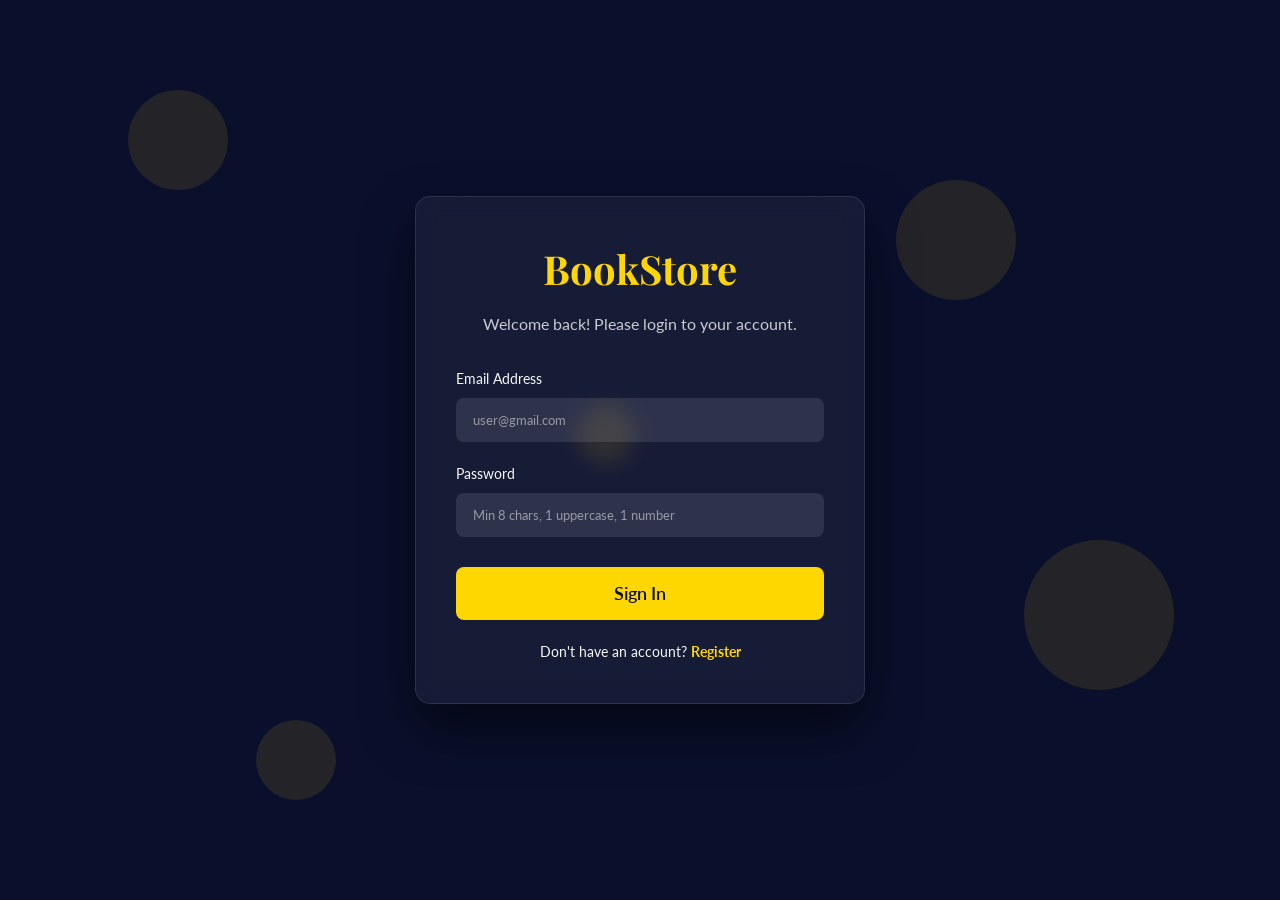
<file: login.html>
<!DOCTYPE html>
<html lang="en">
<head>
  <meta charset="UTF-8">
  <meta name="viewport" content="width=device-width, initial-scale=1.0">
  <title>Login - BookStore</title>
  <link rel="stylesheet" href="css/style.css">
  <link rel="stylesheet" href="css/animations.css">
  <link rel="stylesheet" href="css/login.css">
  <link rel="stylesheet" href="https://cdnjs.cloudflare.com/ajax/libs/font-awesome/6.4.0/css/all.min.css">
</head>
<body class="login-body page-transition">

  <!-- Animated Particles Background -->
  <div class="floating-bg" id="particles">
    <div class="particle"></div>
    <div class="particle"></div>
    <div class="particle"></div>
    <div class="particle"></div>
    <div class="particle"></div>
  </div>

  <div class="auth-container">
    
    <!-- LOGIN FORM -->
    <div id="login-form">
      <div class="auth-header">
        <h1>BookStore</h1>
        <p>Welcome back! Please login to your account.</p>
      </div>
      
      <form id="form-login" novalidate>
        <div class="form-group" id="login-email-group">
          <label for="login-email">Email Address</label>
          <input type="email" id="login-email" class="form-control" placeholder="user@gmail.com" required>
          <i class="fas fa-check-circle status-icon success-icon"></i>
          <i class="fas fa-exclamation-circle status-icon error-icon"></i>
          <div class="error-message">Must be a valid Gmail address</div>
        </div>
        
        <div class="form-group" id="login-password-group">
          <label for="login-password">Password</label>
          <input type="password" id="login-password" class="form-control" placeholder="Min 8 chars, 1 uppercase, 1 number" required>
          <i class="fas fa-check-circle status-icon success-icon"></i>
          <i class="fas fa-exclamation-circle status-icon error-icon"></i>
          <div class="error-message">Invalid password.</div>
        </div>
        
        <button type="submit" class="btn btn-accent auth-btn ripple" id="login-btn">
          Sign In
        </button>
      </form>
      
      <div class="auth-toggle">
        Don't have an account? <a id="show-register">Register</a>
      </div>
    </div>

    <!-- REGISTER FORM -->
    <div id="register-form">
      <div class="auth-header">
        <h1>Create Account</h1>
        <p>Join our reading community today.</p>
      </div>
      
      <form id="form-register" novalidate>
        <div class="form-group" id="reg-name-group">
          <label for="reg-name">Full Name</label>
          <input type="text" id="reg-name" class="form-control" placeholder="John Doe" required>
          <i class="fas fa-check-circle status-icon success-icon"></i>
          <i class="fas fa-exclamation-circle status-icon error-icon"></i>
          <div class="error-message">Name cannot be empty</div>
        </div>

        <div class="form-group" id="reg-email-group">
          <label for="reg-email">Email Address</label>
          <input type="email" id="reg-email" class="form-control" placeholder="user@gmail.com" required>
          <i class="fas fa-check-circle status-icon success-icon"></i>
          <i class="fas fa-exclamation-circle status-icon error-icon"></i>
          <div class="error-message">Must be a valid Gmail address</div>
        </div>
        
        <div class="form-group" id="reg-password-group">
          <label for="reg-password">Password</label>
          <input type="password" id="reg-password" class="form-control" placeholder="Min 8 chars, 1 uppercase, 1 number" required>
          <i class="fas fa-check-circle status-icon success-icon"></i>
          <i class="fas fa-exclamation-circle status-icon error-icon"></i>
          <div class="error-message">Password must be at least 8 characters, include 1 uppercase and 1 number</div>
        </div>
        
        <button type="submit" class="btn btn-accent auth-btn ripple" id="register-btn">
          Sign Up
        </button>
      </form>
      
      <div class="auth-toggle">
        Already have an account? <a id="show-login">Login</a>
      </div>
    </div>

  </div>

  <script src="js/auth.js"></script>
</body>
</html>
</file>
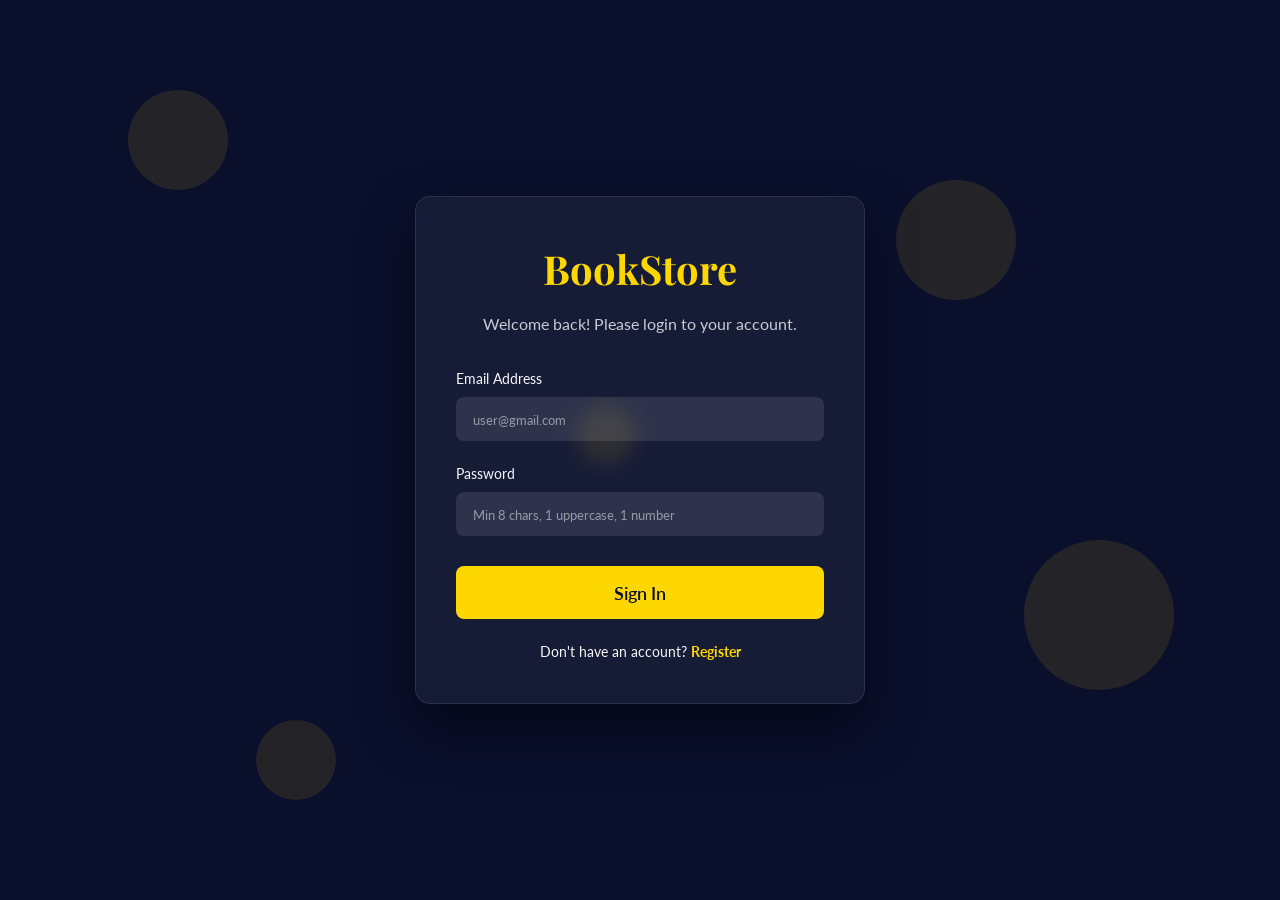
<file: wishlist.html>
<!DOCTYPE html>
<html lang="en">
<head>
  <meta charset="UTF-8">
  <meta name="viewport" content="width=device-width, initial-scale=1.0">
  <title>Wishlist - BookStore</title>
  <link rel="stylesheet" href="css/style.css">
  <link rel="stylesheet" href="css/animations.css">
  <link rel="stylesheet" href="https://cdnjs.cloudflare.com/ajax/libs/font-awesome/6.4.0/css/all.min.css">
  <style>
    .wishlist-grid {
      display: grid;
      grid-template-columns: repeat(auto-fill, minmax(220px, 1fr));
      gap: 30px;
      margin-top: 30px;
    }
  </style>
</head>
<body class="page-transition">

  <nav class="navbar scrolled" id="navbar">
    <div class="container nav-container">
      <div class="logo">
        <i class="fas fa-book-open"></i> BookStore
      </div>
      <ul class="nav-links" id="nav-links">
        <li><a href="index.html">Home</a></li>
        <li><a href="books.html">Books</a></li>
        <li><a href="wishlist.html" class="active">Wishlist</a></li>
        <li><a href="about.html">About</a></li>
        <li><a href="contact.html">Contact</a></li>
      </ul>
      <div class="nav-icons">
        <div class="cart-icon-wrapper">
          <a href="cart.html"><i class="fas fa-shopping-cart"></i></a>
          <span class="cart-badge" id="cart-count">0</span>
        </div>
        <div class="user-menu" id="user-menu">
          <div class="user-avatar" id="avatar-initial">U</div>
          <span class="user-name" id="navbar-user-name">User Name</span>
        </div>
      </div>
    </div>
  </nav>

  <main class="main-content container reveal">
    <h1 style="margin-bottom: 10px; border-bottom: 2px solid var(--color-accent); padding-bottom:10px; display:inline-block;">My Wishlist</h1>
    <p style="color:#666; margin-bottom: 30px;">Save your favorite books here to buy them later.</p>

    <!-- Wishlist specific container for cards from cart.js render logic -->
    <div id="wishlist-grid" class="wishlist-grid"></div>

    <div id="wishlist-empty" style="display:none; text-align:center; padding: 80px 20px; background:white; border-radius:8px;">
      <i class="fas fa-heart-broken" style="font-size:4rem; color:#ddd; margin-bottom:20px;"></i>
      <h2>Your wishlist is empty</h2>
      <p style="margin:15px 0; color:#666;">Explore our catalog to find your next great read.</p>
      <a href="books.html" class="btn btn-primary ripple">Browse Books</a>
    </div>

  </main>

  <footer>
    <div class="container footer-bottom">
      <p>&copy; 2026 BookStore. All Rights Reserved.</p>
    </div>
  </footer>

  <script src="js/auth.js"></script>
  <script src="js/books.js"></script>
  <script src="js/cart.js"></script>
  <script src="js/main.js"></script>
  <script>
    document.addEventListener('DOMContentLoaded', () => {
      // Small timeout to ensure script relies are ready
      setTimeout(() => {
        if(typeof renderWishlistPage === 'function') {
          renderWishlistPage();
        }
      }, 50);
    });
  </script>
</body>
</html>
</file>
<file: css/style.css>
/* Google Fonts */
@import url('https://fonts.googleapis.com/css2?family=Lato:wght@300;400;700&family=Playfair+Display:ital,wght@0,400;0,600;0,700;1,400&display=swap');

:root {
  /* Color Palette */
  --color-primary: #0A0F2C; /* Deep navy */
  --color-accent: #FFD700;  /* Gold */
  --color-bg: #FFF8F0;      /* Cream white */
  --color-text-dark: #333333;
  --color-text-light: #F8F9FA;
  --color-border: #E0E0E0;
  
  /* Typography */
  --font-heading: 'Playfair Display', serif;
  --font-body: 'Lato', sans-serif;
  
  /* Metrics & Transitions */
  --transition-fast: 0.2s ease;
  --transition-normal: 0.3s ease;
  --shadow-sm: 0 4px 6px rgba(0, 0, 0, 0.05);
  --shadow-md: 0 8px 15px rgba(0, 0, 0, 0.1);
  --shadow-lg: 0 15px 30px rgba(0, 0, 0, 0.15);
  
  --border-radius: 8px;
}

/* Reset & Setup */
* {
  margin: 0;
  padding: 0;
  box-sizing: border-box;
}

body {
  font-family: var(--font-body);
  background-color: var(--color-bg);
  color: var(--color-text-dark);
  line-height: 1.6;
  scroll-behavior: smooth;
  cursor: default; /* Enforce normal cursor */
  overflow-x: hidden;
}

h1, h2, h3, h4, h5, h6 {
  font-family: var(--font-heading);
  color: var(--color-primary);
}

a {
  text-decoration: none;
  color: inherit;
  transition: var(--transition-normal);
}

ul {
  list-style: none;
}

img {
  max-width: 100%;
  display: block;
}

.container {
  max-width: 1200px;
  margin: 0 auto;
  padding: 0 20px;
}

/* Buttons */
.btn {
  display: inline-block;
  padding: 10px 24px;
  font-weight: 600;
  border-radius: var(--border-radius);
  cursor: pointer;
  border: 2px solid transparent;
  transition: all var(--transition-normal);
  font-family: var(--font-body);
  position: relative;
  overflow: hidden;
  text-align: center;
}

.btn-primary {
  background-color: var(--color-primary);
  color: var(--color-accent);
}

.btn-primary:hover {
  background-color: #0f1642;
  box-shadow: 0 0 10px rgba(255, 215, 0, 0.3);
}

.btn-accent {
  background-color: var(--color-accent);
  color: var(--color-primary);
}

.btn-accent:hover {
  background-color: #ffd700e6;
  transform: translateY(-2px);
  box-shadow: var(--shadow-md);
}

.btn-outline {
  background-color: transparent;
  border-color: var(--color-primary);
  color: var(--color-primary);
}

.btn-outline:hover {
  background-color: var(--color-primary);
  color: var(--color-text-light);
}

/* Ripple effect container */
.btn.ripple {
  position: relative;
  overflow: hidden;
}

/* Navbar */
.navbar {
  position: fixed;
  top: 0;
  left: 0;
  width: 100%;
  background-color: var(--color-primary);
  color: var(--color-text-light);
  padding: 20px 0;
  z-index: 1000;
  transition: padding var(--transition-normal), background-color var(--transition-normal);
  box-shadow: var(--shadow-sm);
}

.navbar.scrolled {
  padding: 10px 0;
  background-color: rgba(10, 15, 44, 0.95);
  backdrop-filter: blur(5px);
}

.nav-container {
  display: flex;
  justify-content: space-between;
  align-items: center;
}

.logo {
  font-family: var(--font-heading);
  font-size: 1.8rem;
  font-weight: 700;
  color: var(--color-accent);
  display: flex;
  align-items: center;
  gap: 10px;
}

.nav-links {
  display: flex;
  gap: 25px;
  align-items: center;
}

.nav-links a {
  font-weight: 500;
  color: var(--color-text-light);
  position: relative;
}

.nav-links a::after {
  content: '';
  position: absolute;
  width: 0;
  height: 2px;
  bottom: -4px;
  left: 0;
  background-color: var(--color-accent);
  transition: width var(--transition-normal);
}

.nav-links a:hover::after,
.nav-links a.active::after {
  width: 100%;
}

.nav-icons {
  display: flex;
  align-items: center;
  gap: 20px;
}

.cart-icon-wrapper {
  position: relative;
}

.cart-icon-wrapper a {
  color: var(--color-accent);
  font-size: 1.2rem;
}

.cart-badge {
  position: absolute;
  top: -8px;
  right: -10px;
  background-color: #E63946;
  color: white;
  font-size: 0.7rem;
  font-weight: bold;
  height: 18px;
  width: 18px;
  border-radius: 50%;
  display: flex;
  align-items: center;
  justify-content: center;
}

.user-menu {
  position: relative;
  display: flex;
  align-items: center;
  gap: 10px;
  cursor: pointer;
}

.user-avatar {
  width: 35px;
  height: 35px;
  background-color: var(--color-accent);
  color: var(--color-primary);
  border-radius: 50%;
  display: flex;
  align-items: center;
  justify-content: center;
  font-weight: bold;
  font-family: var(--font-heading);
}

.user-name {
  font-size: 0.9rem;
}

/* User dropdown */
.dropdown-menu {
  position: absolute;
  top: 100%;
  right: 0;
  background-color: white;
  min-width: 150px;
  border-radius: var(--border-radius);
  box-shadow: var(--shadow-md);
  margin-top: 10px;
  opacity: 0;
  visibility: hidden;
  transform: translateY(10px);
  transition: all var(--transition-fast);
}

.user-menu:hover .dropdown-menu {
  opacity: 1;
  visibility: visible;
  transform: translateY(0);
}

.dropdown-menu button {
  width: 100%;
  text-align: left;
  padding: 10px 15px;
  background: none;
  border: none;
  color: var(--color-text-dark);
  font-family: var(--font-body);
  font-size: 0.9rem;
  cursor: pointer;
  transition: background var(--transition-fast);
}

.dropdown-menu button:hover {
  background-color: var(--color-bg);
  color: var(--color-primary);
}

/* Mobile menu toggle */
.menu-toggle {
  display: none;
  background: none;
  border: none;
  color: var(--color-accent);
  font-size: 1.5rem;
  cursor: pointer;
}

/* Footer */
footer {
  background-color: var(--color-primary);
  color: var(--color-text-light);
  padding: 60px 0 20px;
  margin-top: 60px;
}

.footer-grid {
  display: grid;
  grid-template-columns: repeat(auto-fit, minmax(200px, 1fr));
  gap: 40px;
  margin-bottom: 40px;
}

.footer-col h3 {
  color: var(--color-accent);
  margin-bottom: 20px;
  font-size: 1.2rem;
}

.footer-col ul li {
  margin-bottom: 10px;
}

.footer-col ul li a:hover {
  color: var(--color-accent);
}

.social-icons {
  display: flex;
  gap: 15px;
  margin-top: 20px;
}

.social-icons a {
  display: inline-flex;
  align-items: center;
  justify-content: center;
  width: 36px;
  height: 36px;
  border-radius: 50%;
  background-color: rgba(255, 255, 255, 0.1);
  color: var(--color-accent);
  transition: var(--transition-normal);
}

.social-icons a:hover {
  background-color: var(--color-accent);
  color: var(--color-primary);
  transform: translateY(-3px);
}

.footer-bottom {
  text-align: center;
  padding-top: 20px;
  border-top: 1px solid rgba(255, 255, 255, 0.1);
  font-size: 0.9rem;
  color: #a0a0a0;
}

/* Main Content Wrapper (padding to offset fixed navbar) */
.main-content {
  padding-top: 80px;
  min-height: calc(100vh - 300px); /* Adjust based on footer size */
}

/* Responsive */
@media (max-width: 768px) {
  .nav-links {
    display: none; /* simple mobile view for now */
  }
  
  .menu-toggle {
    display: block;
  }
}
. b t n . w i s h l i s t - a c t i v e   {   c o l o r :   # e 6 3 9 4 6   ! i m p o r t a n t ;   b o r d e r - c o l o r :   # e 6 3 9 4 6   ! i m p o r t a n t ;   }  
 
</file>
<file: css/animations.css>
/* Animations & Effects */

/* Page Fade-in on load */
@keyframes fadeIn {
  from {
    opacity: 0;
  }
  to {
    opacity: 1;
  }
}

.page-transition {
  animation: fadeIn 0.6s ease forwards;
}

/* Ripple effect */
.btn-ripple-wrapper {
  position: absolute;
  border-radius: 50%;
  transform: scale(0);
  background-color: rgba(255, 255, 255, 0.3);
  pointer-events: none;
  animation: ripple-animation 0.6s linear;
}

@keyframes ripple-animation {
  to {
    transform: scale(4);
    opacity: 0;
  }
}

/* Loading skeleton for book cards */
.skeleton-box {
  background: #e2e2e2;
  position: relative;
  overflow: hidden;
}

.skeleton-box::after {
  content: "";
  position: absolute;
  top: 0;
  right: 0;
  bottom: 0;
  left: 0;
  transform: translateX(-100%);
  background-image: linear-gradient(
    90deg,
    rgba(255, 255, 255, 0) 0,
    rgba(255, 255, 255, 0.2) 20%,
    rgba(255, 255, 255, 0.5) 60%,
    rgba(255, 255, 255, 0)
  );
  animation: shimmer 2s infinite;
}

@keyframes shimmer {
  100% {
    transform: translateX(100%);
  }
}

/* Book Hover lifting & Shine */
.book-card {
  transition: transform var(--transition-normal), box-shadow var(--transition-normal);
  position: relative;
  overflow: hidden;
}

.book-card:hover {
  transform: translateY(-10px);
  box-shadow: var(--shadow-lg);
}

.book-card::before {
  content: '';
  position: absolute;
  top: 0;
  left: -100%;
  width: 50%;
  height: 100%;
  background: linear-gradient(to right, rgba(255,255,255,0) 0%, rgba(255,255,255,0.3) 50%, rgba(255,255,255,0) 100%);
  transform: skewX(-25deg);
  transition: all 0.5s ease;
  z-index: 2;
  pointer-events: none;
}

.book-card:hover::before {
  animation: shine 1s 1;
}

@keyframes shine {
  0% {
    left: -100%;
  }
  100% {
    left: 200%;
  }
}

/* Typewriter animation */
.typewriter-text {
  overflow: hidden;
  border-right: .15em solid var(--color-accent);
  white-space: nowrap;
  margin: 0 auto;
  letter-spacing: .05em;
  animation: 
    typing 3s steps(40, end),
    blink-caret .75s step-end infinite;
}

@keyframes typing {
  from { width: 0 }
  to { width: 100% }
}

@keyframes blink-caret {
  from, to { border-color: transparent }
  50% { border-color: var(--color-accent); }
}

/* Float Animation (used for backgrounds/login) */
@keyframes float {
  0% {
    transform: translateY(0px) rotate(0deg);
  }
  50% {
    transform: translateY(-20px) rotate(5deg);
  }
  100% {
    transform: translateY(0px) rotate(0deg);
  }
}

/* Spinner Animation */
.spinner {
  display: inline-block;
  width: 20px;
  height: 20px;
  border: 3px solid rgba(255,255,255,0.3);
  border-radius: 50%;
  border-top-color: white;
  animation: spin 1s ease-in-out infinite;
  margin-left: 10px;
  vertical-align: middle;
}

@keyframes spin {
  to { transform: rotate(360deg); }
}

/* AOS - Simple Reveal implementation if we don't use external library */
.reveal {
  opacity: 0;
  transform: translateY(30px);
  transition: all 0.8s ease-out;
}

.reveal.active {
  opacity: 1;
  transform: translateY(0);
}
</file>
<file: css/login.css>
/* Login Page Specific Styles */
body.login-body {
  background-color: var(--color-primary);
  display: flex;
  justify-content: center;
  align-items: center;
  min-height: 100vh;
  overflow: hidden;
  position: relative;
}

/* Background floating elements */
.floating-bg {
  position: absolute;
  top: 0;
  left: 0;
  width: 100%;
  height: 100%;
  z-index: 1;
  pointer-events: none;
}

.particle {
  position: absolute;
  background-color: rgba(255, 215, 0, 0.1);
  border-radius: 50%;
  animation: float 10s infinite ease-in-out;
}

/* We'll generate particles dynamically in JS or hardcode a few */
.particle:nth-child(1) { width: 100px; height: 100px; top: 10%; left: 10%; animation-delay: 0s; }
.particle:nth-child(2) { width: 150px; height: 150px; top: 60%; left: 80%; animation-delay: -2s; }
.particle:nth-child(3) { width: 80px; height: 80px; top: 80%; left: 20%; animation-delay: -4s; }
.particle:nth-child(4) { width: 120px; height: 120px; top: 20%; left: 70%; animation-delay: -6s; }
.particle:nth-child(5) { width: 60px; height: 60px; top: 45%; left: 45%; animation-delay: -8s; }

/* Form Container using Glassmorphism */
.auth-container {
  background: rgba(255, 255, 255, 0.05);
  backdrop-filter: blur(10px);
  -webkit-backdrop-filter: blur(10px);
  border: 1px solid rgba(255, 255, 255, 0.1);
  border-radius: 15px;
  padding: 40px;
  width: 100%;
  max-width: 450px;
  z-index: 10;
  box-shadow: 0 25px 50px rgba(0, 0, 0, 0.5);
  transition: transform 0.4s ease, opacity 0.4s ease;
}

.auth-header {
  text-align: center;
  margin-bottom: 30px;
}

.auth-header h1 {
  color: var(--color-accent);
  font-size: 2.5rem;
  margin-bottom: 10px;
}

.auth-header p {
  color: var(--color-text-light);
  opacity: 0.8;
}

/* Form Groups */
.form-group {
  margin-bottom: 20px;
  position: relative;
}

.form-group label {
  display: block;
  color: var(--color-text-light);
  margin-bottom: 8px;
  font-size: 0.9rem;
}

.form-control {
  width: 100%;
  padding: 12px 15px;
  background: rgba(255, 255, 255, 0.1);
  border: 2px solid transparent;
  border-radius: var(--border-radius);
  color: var(--color-text-light);
  font-family: var(--font-body);
  outline: none;
  transition: border-color 0.3s ease, background 0.3s ease;
}

.form-control:focus {
  border-color: var(--color-accent);
  background: rgba(255, 255, 255, 0.15);
}

.form-control::placeholder {
  color: rgba(255, 255, 255, 0.5);
}

/* Validation States */
.form-group.success .form-control {
  border-color: #28a745;
}

.form-group.error .form-control {
  border-color: #dc3545;
}

/* Status Icons */
.status-icon {
  position: absolute;
  top: 38px;
  right: 15px;
  visibility: hidden;
}

.form-group.success .status-icon.success-icon {
  visibility: visible;
  color: #28a745;
}

.form-group.error .status-icon.error-icon {
  visibility: visible;
  color: #dc3545;
}

.error-message {
  color: #dc3545;
  font-size: 0.8rem;
  margin-top: 5px;
  display: none;
}

.form-group.error .error-message {
  display: block;
}

/* Submit Button */
.auth-btn {
  width: 100%;
  margin-top: 10px;
  padding: 14px;
  font-size: 1.1rem;
}

/* Toggle link */
.auth-toggle {
  text-align: center;
  margin-top: 20px;
  color: var(--color-text-light);
  font-size: 0.9rem;
}

.auth-toggle a {
  color: var(--color-accent);
  font-weight: bold;
  cursor: pointer;
}

.auth-toggle a:hover {
  text-decoration: underline;
}

/* Form transition wrapper */
#register-form {
  display: none;
}
</file>
